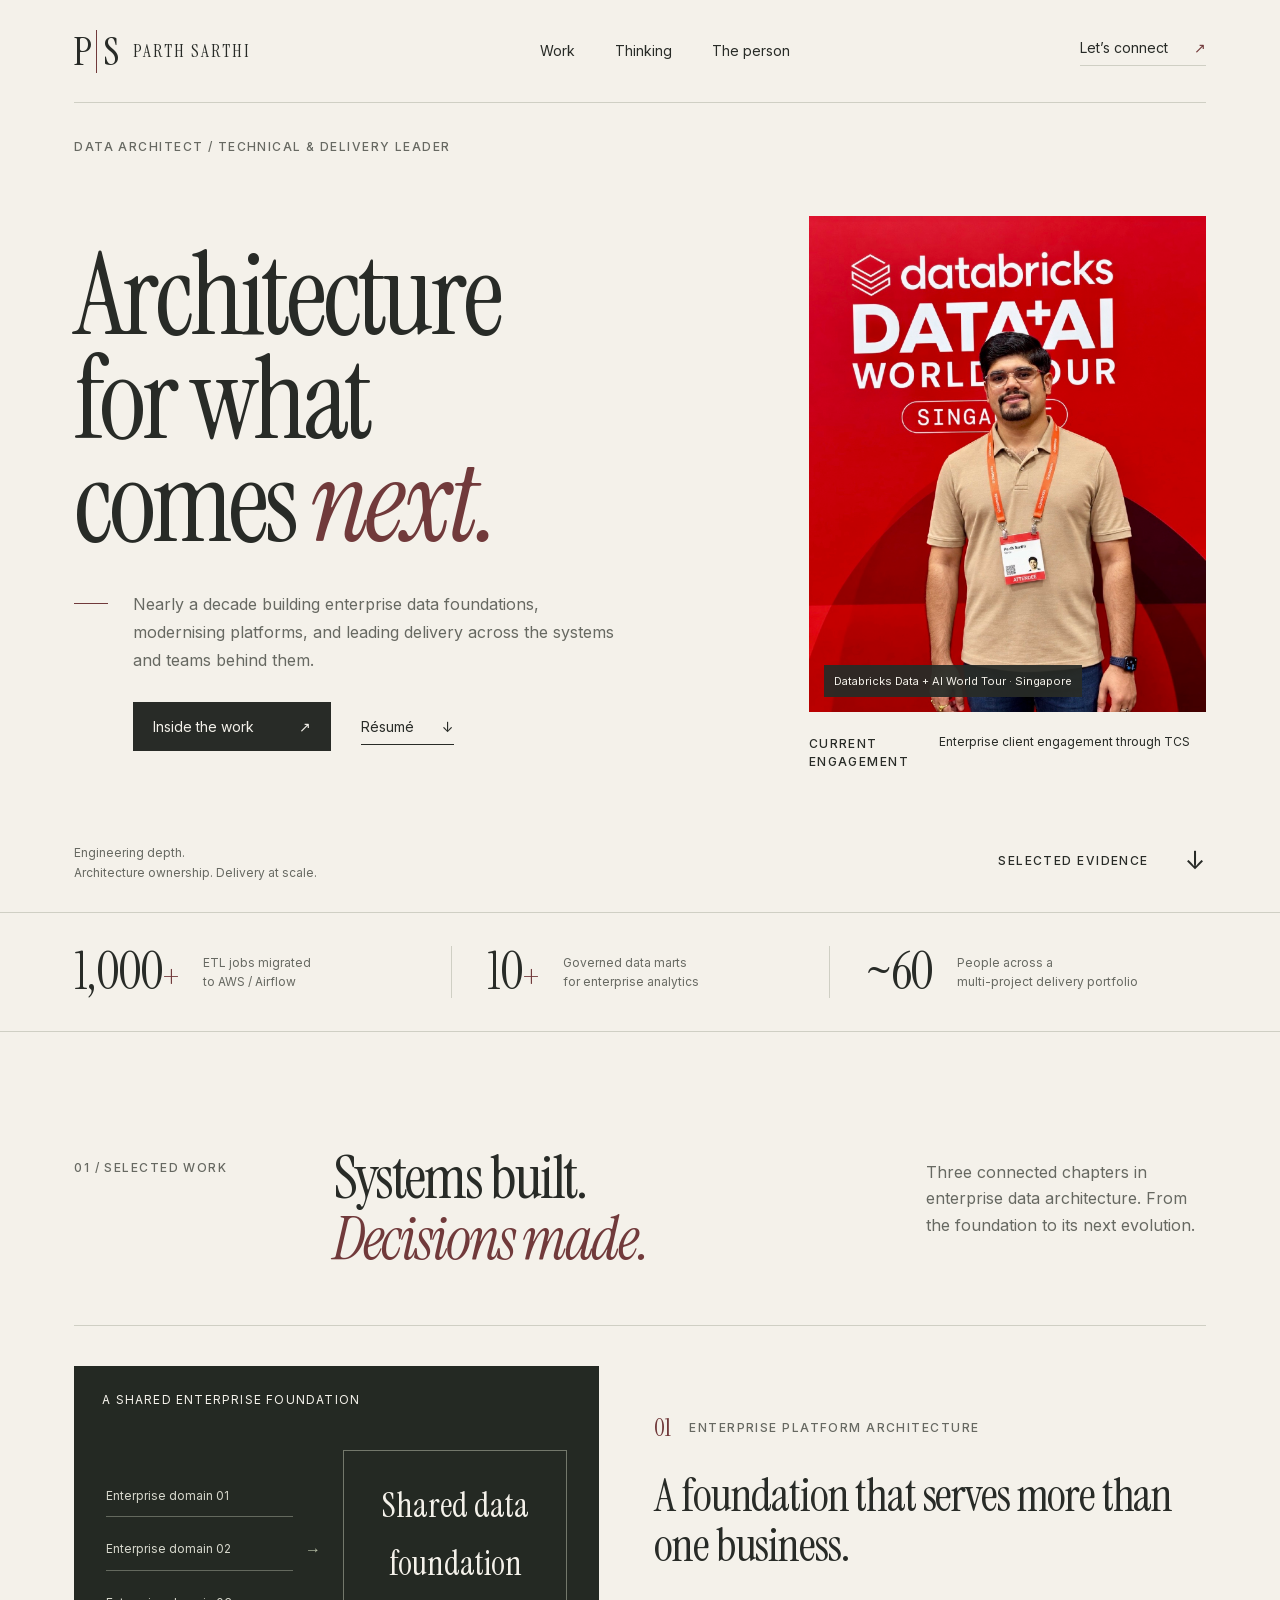
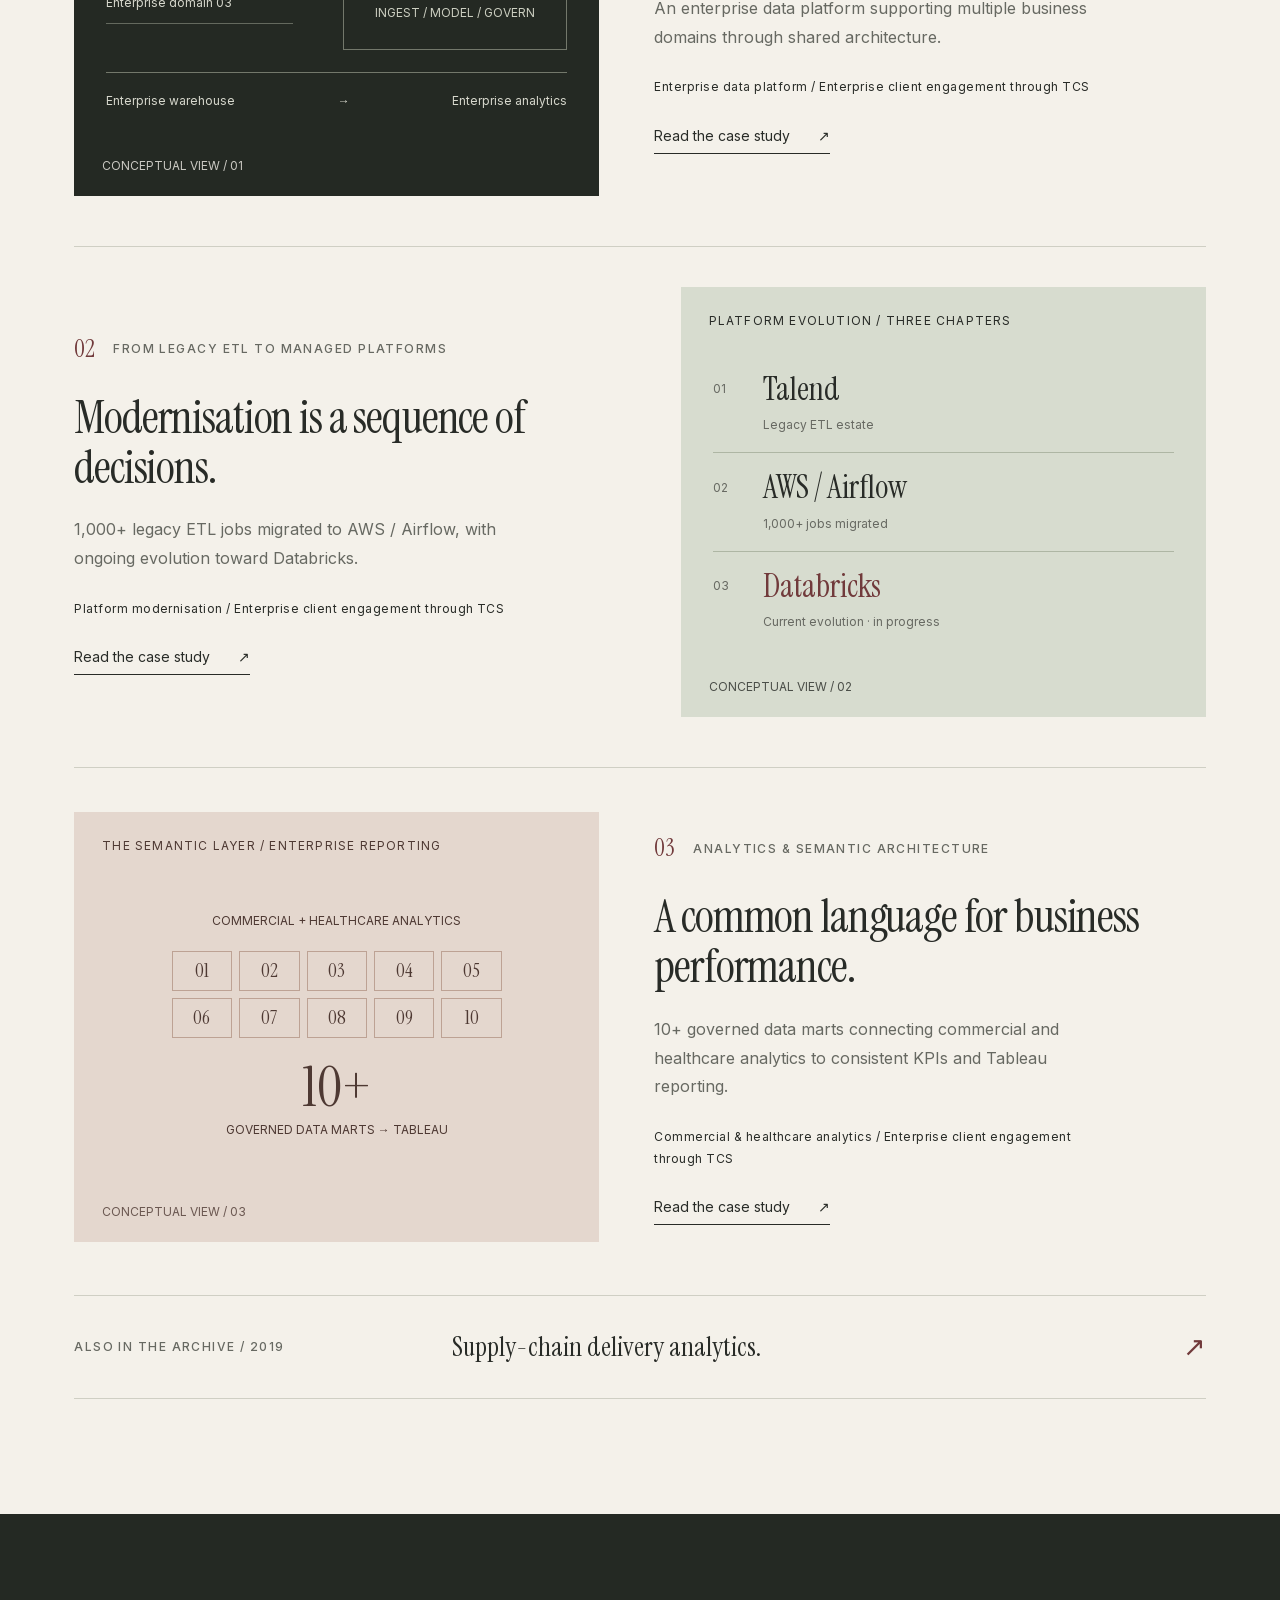
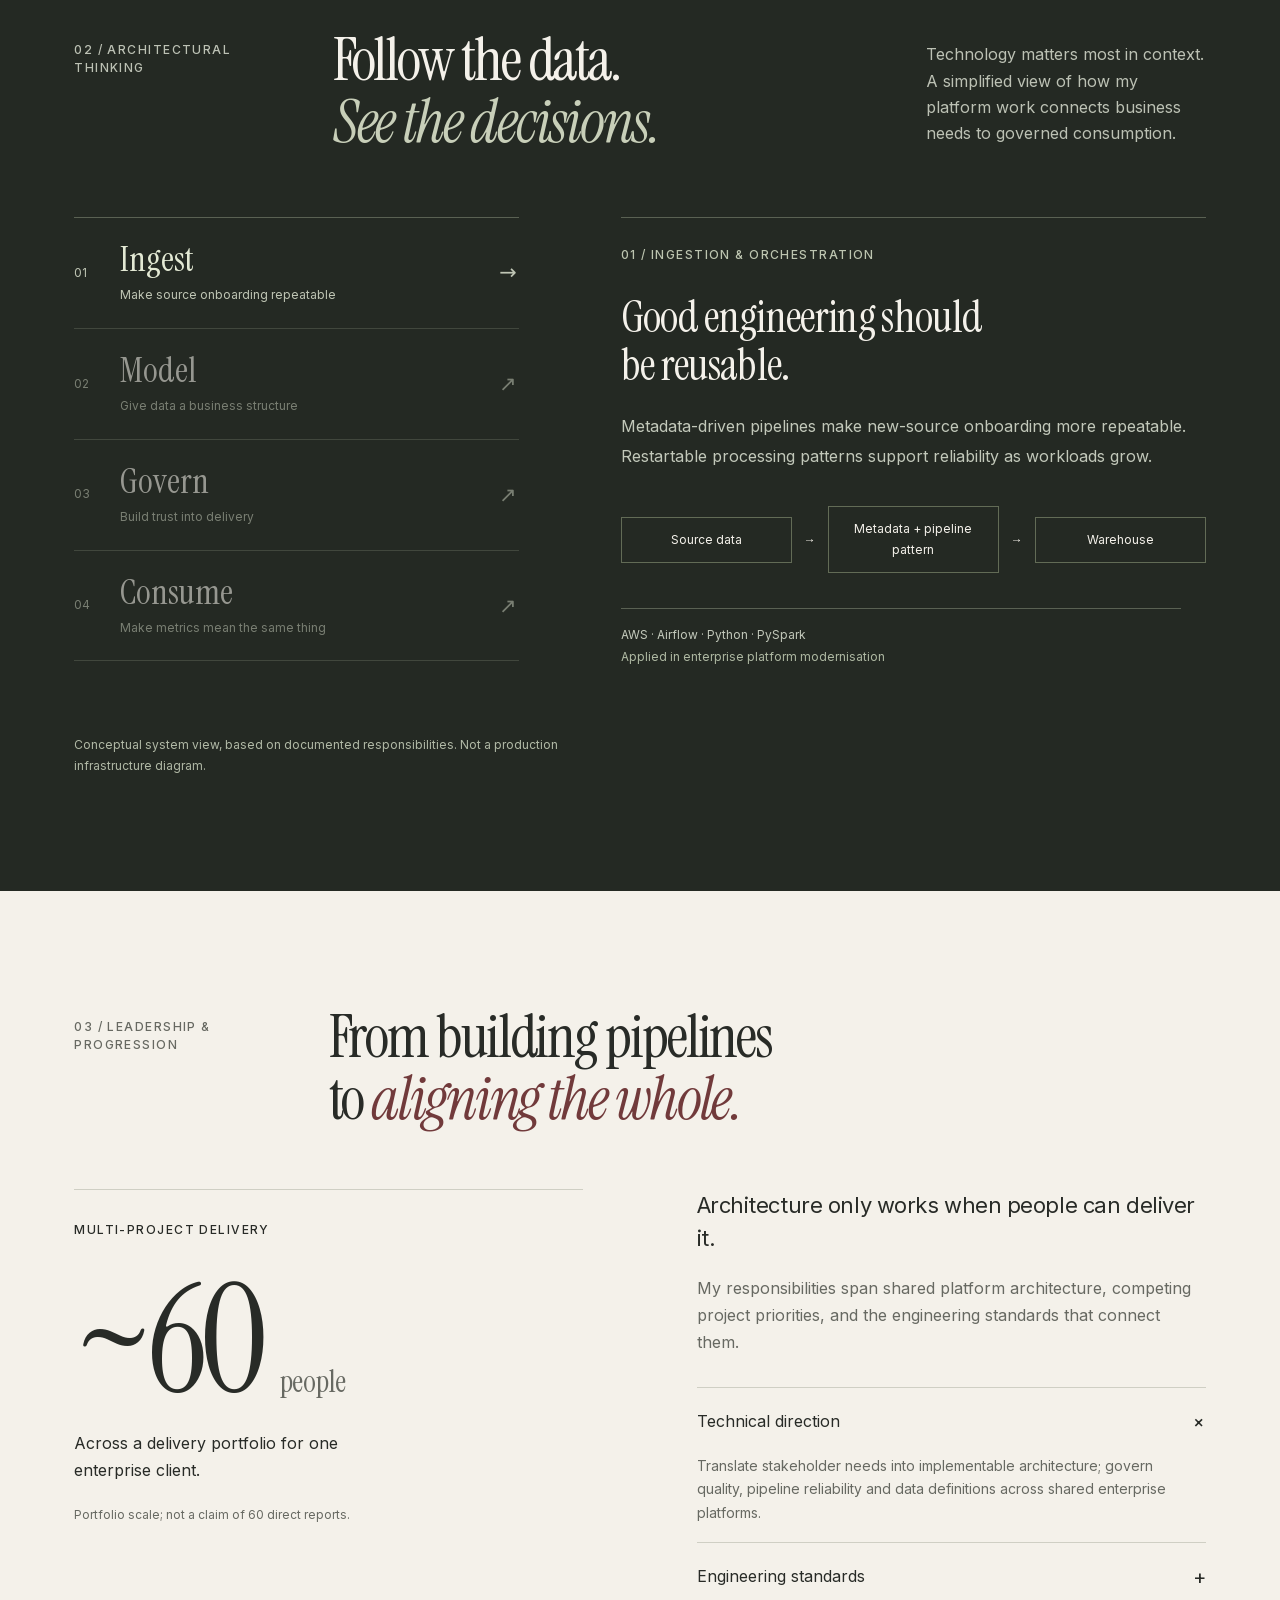
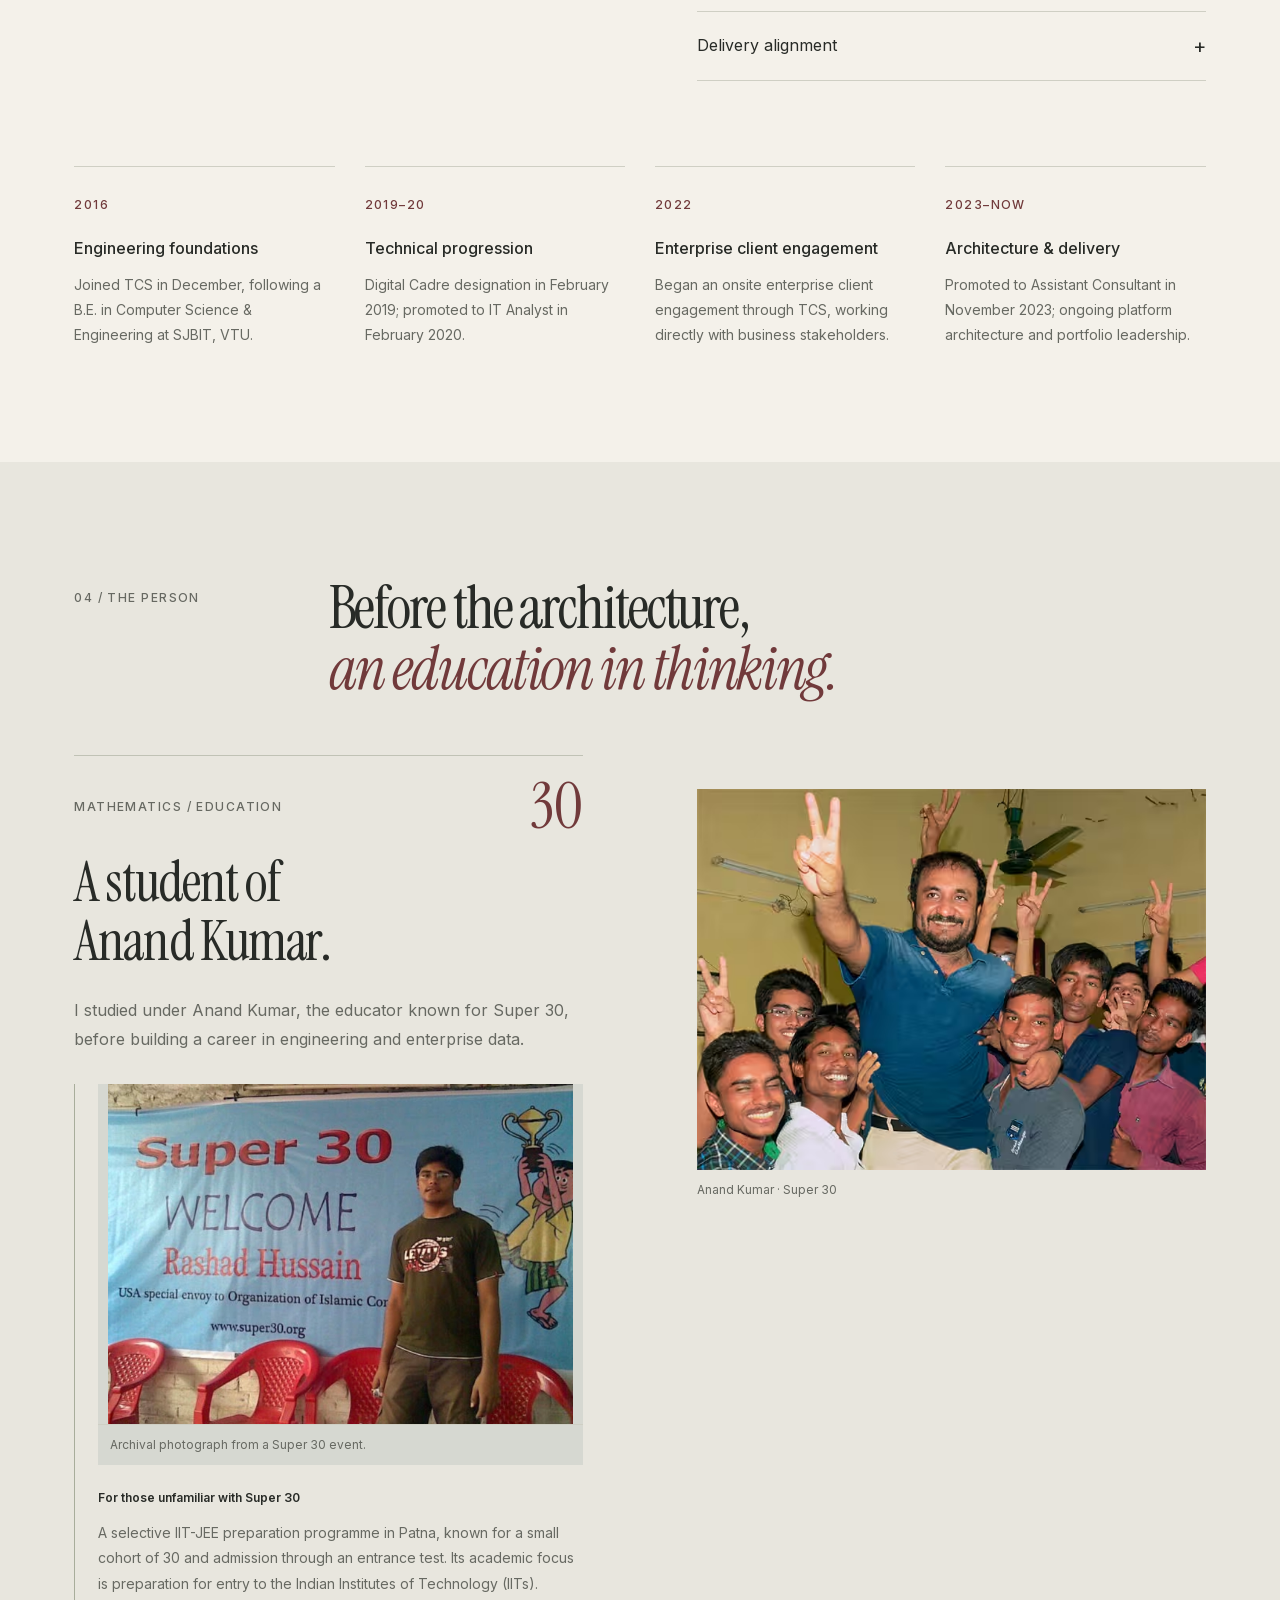
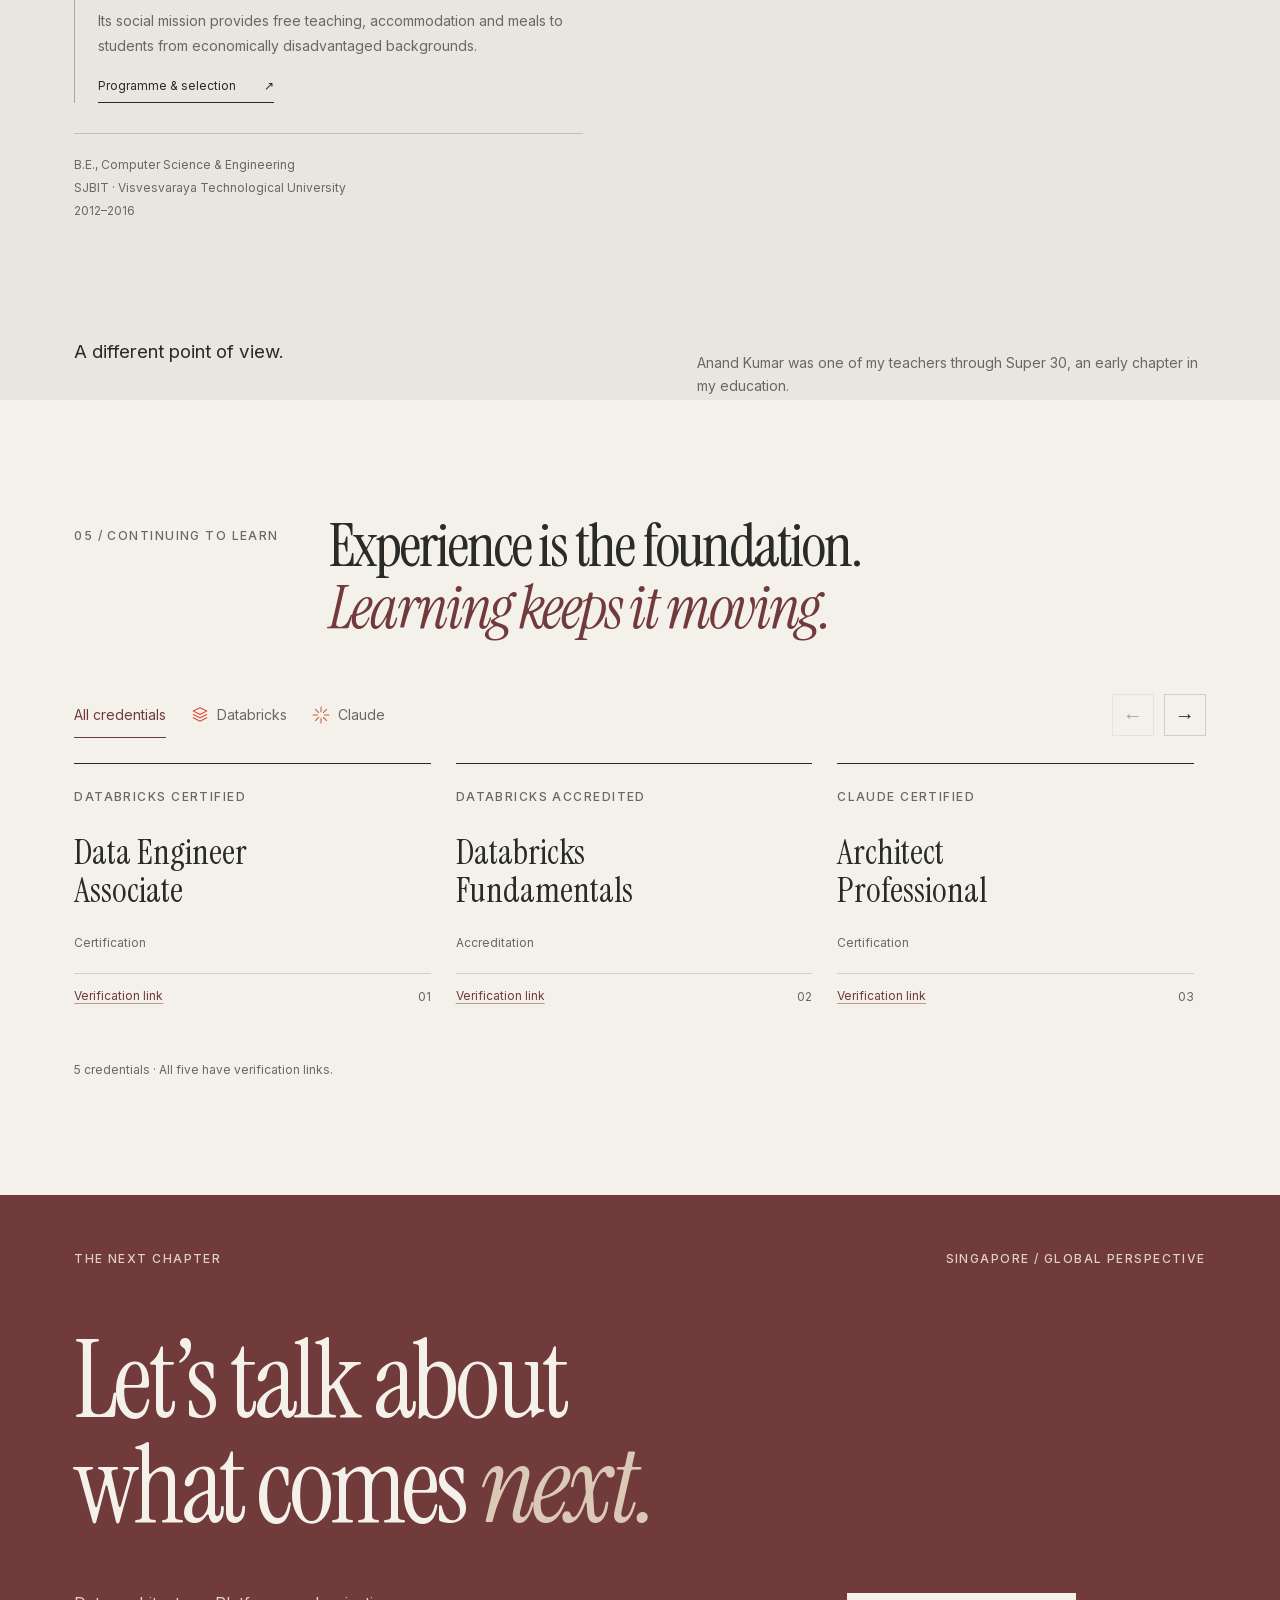
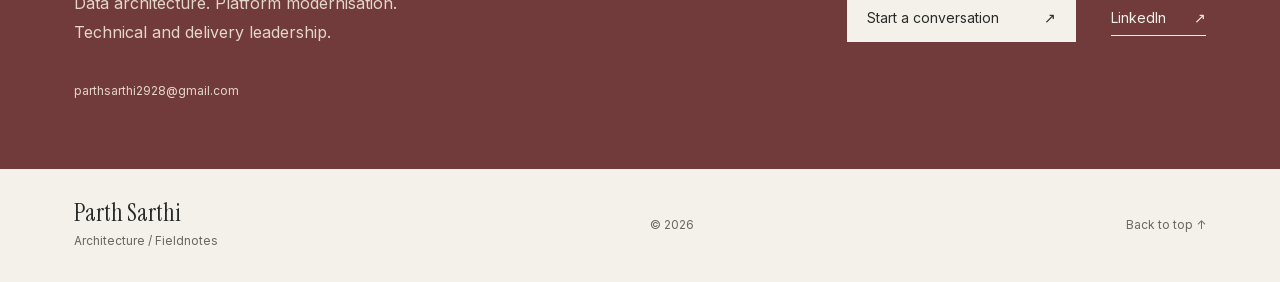
<file: index.html>
<!doctype html>
<html lang="en"><head><meta charset="utf-8"><meta name="viewport" content="width=device-width, initial-scale=1"><title>Parth Sarthi — Data Architecture &amp; Technical Leadership</title><meta name="description" content="Data architecture, platform modernisation and delivery leadership. Explore Parth Sarthi’s enterprise platforms, 1,000+ job migration and ~60-person delivery portfolio."><meta name="theme-color" content="#f4f1ea"><link rel="canonical" href="https://parth-sarthi-portfolio.parthsarthi2928.chatgpt.site/"><meta property="og:type" content="website"><meta property="og:title" content="Parth Sarthi — Data Architecture &amp; Technical Leadership"><meta property="og:description" content="Data architecture, platform modernisation and delivery leadership. Explore Parth Sarthi’s enterprise platforms, 1,000+ job migration and ~60-person delivery portfolio."><meta property="og:url" content="https://parth-sarthi-portfolio.parthsarthi2928.chatgpt.site/"><meta property="og:image" content="https://parth-sarthi-portfolio.parthsarthi2928.chatgpt.site/assets/social-preview.jpg"><meta property="og:image:width" content="1734"><meta property="og:image:height" content="907"><meta property="og:image:alt" content="Parth Sarthi — Data architecture, platform modernisation and technical leadership"><meta name="twitter:card" content="summary_large_image"><meta name="twitter:image" content="https://parth-sarthi-portfolio.parthsarthi2928.chatgpt.site/assets/social-preview.jpg"><meta name="twitter:title" content="Parth Sarthi — Data Architecture &amp; Technical Leadership"><meta name="twitter:description" content="Data architecture, platform modernisation and delivery leadership. Explore Parth Sarthi’s enterprise platforms, 1,000+ job migration and ~60-person delivery portfolio."><link rel="icon" href="assets/favicon.svg" type="image/svg+xml"><link rel="preload" href="assets/fonts/instrument-serif.woff2" as="font" type="font/woff2" crossorigin><link rel="stylesheet" href="styles.css?v=2c4e01614a60"><script type="application/ld+json">{"@context": "https://schema.org", "@type": "Person", "name": "Parth Sarthi", "url": "https://parth-sarthi-portfolio.parthsarthi2928.chatgpt.site", "jobTitle": "Solution Architect", "email": "mailto:parthsarthi2928@gmail.com", "sameAs": ["https://linkedin.com/in/parthsarthi2928"], "worksFor": {"@type": "Organization", "name": "Tata Consultancy Services"}, "knowsAbout": ["Data architecture", "Data engineering", "Platform modernisation", "Technical leadership"]}</script><script src="script.js?v=4498ad55744d" defer></script><noscript><style>.mobile-menu[hidden]{display:flex!important;position:static;flex-direction:column;gap:12px;padding:20px 0;width:100%}.site-header{flex-wrap:wrap}.menu-toggle,.gallery-controls,.credential-filters{display:none!important}@media(min-width:761px){.mobile-menu[hidden]{display:none!important}}</style></noscript></head><body><a class="skip-link" href="#main">Skip to content</a><header class="site-header wrap"><a class="brand" href="index.html" aria-label="Parth Sarthi home"><span class="brand-monogram" aria-hidden="true"><span>P</span><i></i><span>S</span></span><span class="brand-wordmark">PARTH SARTHI</span></a><nav class="desktop-nav" aria-label="Main navigation"><a href="index.html#selected-work">Work</a><a href="index.html#architecture">Thinking</a><a href="index.html#person">The person</a></nav><div class="header-end"><a href="mailto:parthsarthi2928@gmail.com" class="header-contact">Let’s connect <span>↗</span></a><button class="menu-toggle" type="button" aria-controls="mobile-menu" aria-expanded="false">Menu <span>+</span></button></div><nav id="mobile-menu" class="mobile-menu" aria-label="Mobile navigation" hidden><a href="index.html#selected-work">Selected work</a><a href="index.html#architecture">Architectural thinking</a><a href="index.html#leadership">Leadership</a><a href="index.html#person">The person</a><a href="index.html#contact">Contact</a><a href="assets/Parth-Sarthi-Resume.pdf">Read résumé ↗</a></nav></header><main id="main"><section class="hero wrap" id="top">
  <div class="hero-index"><span class="eyebrow">DATA ARCHITECT / TECHNICAL & DELIVERY LEADER</span></div>
  <div class="hero-layout"><div class="hero-copy"><h1>Architecture<br>for what<br>comes <em>next.</em></h1><div class="hero-description"><span class="small-rule" aria-hidden="true"></span><p>Nearly a decade building enterprise data foundations, modernising platforms, and leading delivery across the systems and teams behind them.</p></div><div class="hero-actions"><a class="button dark" href="#selected-work">Inside the work <span>↗</span></a><a class="text-link" href="assets/Parth-Sarthi-Resume.pdf" target="_blank" rel="noopener">Résumé <span>↓</span></a></div></div>
  <aside class="hero-aside"><figure class="real-photo hero-portrait"><img src="assets/parth-portrait.jpg" alt="Parth Sarthi at the Databricks Data + AI World Tour in Singapore." width="1275" height="1700" loading="eager" style="aspect-ratio:1275 / 1700;object-fit:cover"><figcaption>Databricks Data + AI World Tour · Singapore</figcaption></figure><div class="hero-role"><span class="eyebrow">CURRENT ENGAGEMENT</span><p>Enterprise client engagement through TCS</p></div></aside></div>
  <div class="hero-foot"><p>Engineering depth.<br>Architecture ownership. Delivery at scale.</p><a href="#selected-work" class="scroll-cue"><span class="eyebrow">SELECTED EVIDENCE</span><span>↓</span></a></div>
</section>
<section class="evidence-band"><div class="wrap evidence-grid"><div><strong>1,000<span>+</span></strong><p>ETL jobs migrated<br>to AWS / Airflow</p></div><div><strong>10<span>+</span></strong><p>Governed data marts<br>for enterprise analytics</p></div><div><strong>~60</strong><p>People across a<br>multi-project delivery portfolio</p></div></div></section>
<section class="section wrap" id="selected-work"><div class="section-heading"><span class="eyebrow">01 / SELECTED WORK</span><h2>Systems built.<br><em>Decisions made.</em></h2><p>Three connected chapters in enterprise data architecture. From the foundation to its next evolution.</p></div>
<article class="project-feature"><div class="project-graphic graphic-platform" role="img" aria-label="An enterprise data platform supporting multiple business domains through shared architecture."><span class="graphic-label">A SHARED ENTERPRISE FOUNDATION</span><div class="platform-map"><div class="domain-stack"><span>Enterprise domain 01</span><span>Enterprise domain 02</span><span>Enterprise domain 03</span></div><span class="flow-arrow" aria-hidden="true">→</span><div class="platform-core"><strong>Shared data foundation</strong><p>INGEST / MODEL / GOVERN</p></div></div><div class="platform-out"><span>Enterprise warehouse</span><span>→</span><span>Enterprise analytics</span></div><span class="graphic-caption">CONCEPTUAL VIEW / 01</span></div><div class="project-info"><div class="project-kicker"><span>01</span><span class="eyebrow">Enterprise platform architecture</span></div><h3>A foundation that serves more than one business.</h3><p>An enterprise data platform supporting multiple business domains through shared architecture.</p><p class="project-name">Enterprise data platform / Enterprise client engagement through TCS</p><a class="text-link" href="work/enterprise-platform/">Read the case study <span>↗</span></a></div></article><article class="project-feature"><div class="project-graphic graphic-modern" role="img" aria-label="1,000+ legacy ETL jobs migrated to AWS / Airflow, with ongoing evolution toward Databricks."><span class="graphic-label">PLATFORM EVOLUTION / THREE CHAPTERS</span><div class="modern-line"><div><span>01</span><strong>Talend</strong><small>Legacy ETL estate</small></div><div><span>02</span><strong>AWS / Airflow</strong><small>1,000+ jobs migrated</small></div><div><span>03</span><strong>Databricks</strong><small>Current evolution · in progress</small></div></div><span class="graphic-caption">CONCEPTUAL VIEW / 02</span></div><div class="project-info"><div class="project-kicker"><span>02</span><span class="eyebrow">From legacy ETL to managed platforms</span></div><h3>Modernisation is a sequence of decisions.</h3><p>1,000+ legacy ETL jobs migrated to AWS / Airflow, with ongoing evolution toward Databricks.</p><p class="project-name">Platform modernisation / Enterprise client engagement through TCS</p><a class="text-link" href="work/platform-modernisation/">Read the case study <span>↗</span></a></div></article><article class="project-feature"><div class="project-graphic graphic-analytics" role="img" aria-label="10+ governed data marts connecting commercial and healthcare analytics to consistent KPIs and Tableau reporting."><span class="graphic-label">THE SEMANTIC LAYER / ENTERPRISE REPORTING</span><div class="semantic-map"><p>COMMERCIAL + HEALTHCARE ANALYTICS</p><div class="semantic-marts"><span>01</span><span>02</span><span>03</span><span>04</span><span>05</span><span>06</span><span>07</span><span>08</span><span>09</span><span>10</span></div><strong>10+</strong><small>GOVERNED DATA MARTS → TABLEAU</small></div><span class="graphic-caption">CONCEPTUAL VIEW / 03</span></div><div class="project-info"><div class="project-kicker"><span>03</span><span class="eyebrow">Analytics &amp; semantic architecture</span></div><h3>A common language for business performance.</h3><p>10+ governed data marts connecting commercial and healthcare analytics to consistent KPIs and Tableau reporting.</p><p class="project-name">Commercial &amp; healthcare analytics / Enterprise client engagement through TCS</p><a class="text-link" href="work/commercial-analytics/">Read the case study <span>↗</span></a></div></article>
<a class="secondary-work" href="work/supply-chain-analytics/"><span class="eyebrow">ALSO IN THE ARCHIVE / 2019</span><span>Supply-chain delivery analytics.</span><span aria-hidden="true">↗</span></a>
</section>
<section class="systems-section" id="architecture"><div class="wrap section"><div class="section-heading"><span class="eyebrow">02 / ARCHITECTURAL THINKING</span><h2>Follow the data.<br><em>See the decisions.</em></h2><p>Technology matters most in context. A simplified view of how my platform work connects business needs to governed consumption.</p></div>
<div class="system-explorer"><div class="system-steps" aria-label="Explore the data lifecycle"><a href="#system-ingest" data-system="system-ingest"><span>01</span><strong>Ingest</strong><small>Make source onboarding repeatable</small><b aria-hidden="true">↗</b></a><a href="#system-model" data-system="system-model"><span>02</span><strong>Model</strong><small>Give data a business structure</small><b aria-hidden="true">↗</b></a><a href="#system-govern" data-system="system-govern"><span>03</span><strong>Govern</strong><small>Build trust into delivery</small><b aria-hidden="true">↗</b></a><a href="#system-consume" data-system="system-consume"><span>04</span><strong>Consume</strong><small>Make metrics mean the same thing</small><b aria-hidden="true">↗</b></a></div>
<div class="system-panels"><article id="system-ingest"><span class="eyebrow">01 / INGESTION & ORCHESTRATION</span><h3>Good engineering should<br>be reusable.</h3><p>Metadata-driven pipelines make new-source onboarding more repeatable. Restartable processing patterns support reliability as workloads grow.</p><div class="mini-flow"><span>Source data</span><span aria-hidden="true">→</span><span>Metadata + pipeline pattern</span><span aria-hidden="true">→</span><span>Warehouse</span></div><p class="tool-context">AWS · Airflow · Python · PySpark<br><span>Applied in enterprise platform modernisation</span></p></article>
<article id="system-model"><span class="eyebrow">02 / DATA MODELLING</span><h3>The model is where<br>business meaning lives.</h3><p>Facts, dimensions and master-data mappings connect operational records to consistent analytical relationships across business domains.</p><div class="mini-flow"><span>Operational records</span><span aria-hidden="true">→</span><span>Facts + dimensions</span><span aria-hidden="true">→</span><span>Business model</span></div><p class="tool-context">Redshift · PostgreSQL · SQL · Kimball / Inmon<br><span>Applied across platform modernisation, analytics and MDM</span></p></article>
<article id="system-govern"><span class="eyebrow">03 / QUALITY, SECURITY & RELEASES</span><h3>Trust is an<br>engineering responsibility.</h3><p>Role-based cloud access, source-to-target reconciliation, controlled database promotion and code review make governance part of everyday delivery.</p><div class="mini-flow"><span>Change</span><span aria-hidden="true">→</span><span>Review + reconcile</span><span aria-hidden="true">→</span><span>Controlled release</span></div><p class="tool-context">IAM · Flyway · JIRA · CI/CD<br><span>Repository administration and release governance</span></p></article>
<article id="system-consume"><span class="eyebrow">04 / ANALYTICS & SEMANTICS</span><h3>One definition.<br>Many decisions.</h3><p>Governed semantic data marts standardise the business logic behind KPI cards, commercial performance reporting and medical-field analytics.</p><div class="mini-flow"><span>Warehouse</span><span aria-hidden="true">→</span><span>10+ semantic marts</span><span aria-hidden="true">→</span><span>Tableau</span></div><p class="tool-context">Semantic modelling · SQL · MDM · Tableau<br><span>Applied in an enterprise analytics layer</span></p></article></div></div><p class="diagram-note">Conceptual system view, based on documented responsibilities. Not a production infrastructure diagram.</p>
</div></section>
<section class="section wrap leadership" id="leadership"><div class="section-heading"><span class="eyebrow">03 / LEADERSHIP & PROGRESSION</span><h2>From building pipelines<br>to <em>aligning the whole.</em></h2></div><div class="leadership-layout"><div class="leadership-scale"><span class="eyebrow">MULTI-PROJECT DELIVERY</span><strong>~60<span>people</span></strong><p>Across a delivery portfolio for one enterprise client.</p><span class="scope-note">Portfolio scale; not a claim of 60 direct reports.</span></div><div class="leadership-copy"><p class="large-copy">Architecture only works when people can deliver it.</p><p>My responsibilities span shared platform architecture, competing project priorities, and the engineering standards that connect them.</p><div class="leadership-practices"><details open><summary>Technical direction <span>+</span></summary><p>Translate stakeholder needs into implementable architecture; govern quality, pipeline reliability and data definitions across shared enterprise platforms.</p></details><details><summary>Engineering standards <span>+</span></summary><p>Mentor junior engineers, conduct code reviews, and administer Flyway repositories—reviewing, approving and merging changes for controlled database promotion.</p></details><details><summary>Delivery alignment <span>+</span></summary><p>Coordinate technical delivery across multiple projects for the same client, connecting shared architecture with project priorities and business requirements.</p></details></div></div></div><div class="journey"><article><span class="eyebrow">2016</span><h3>Engineering foundations</h3><p>Joined TCS in December, following a B.E. in Computer Science &amp; Engineering at SJBIT, VTU.</p></article><article><span class="eyebrow">2019–20</span><h3>Technical progression</h3><p>Digital Cadre designation in February 2019; promoted to IT Analyst in February 2020.</p></article><article><span class="eyebrow">2022</span><h3>Enterprise client engagement</h3><p>Began an onsite enterprise client engagement through TCS, working directly with business stakeholders.</p></article><article><span class="eyebrow">2023–now</span><h3>Architecture &amp; delivery</h3><p>Promoted to Assistant Consultant in November 2023; ongoing platform architecture and portfolio leadership.</p></article></div></section>
<section class="person-section" id="person"><div class="wrap section"><div class="section-heading"><span class="eyebrow">04 / THE PERSON</span><h2>Before the architecture,<br><em>an education in thinking.</em></h2></div><div class="person-layout"><div class="academic-note"><div class="academic-top"><span class="eyebrow">MATHEMATICS / EDUCATION</span><span class="academic-number">30</span></div><h3>A student of<br>Anand Kumar.</h3><p>I studied under Anand Kumar, the educator known for Super 30, before building a career in engineering and enterprise data.</p><div class="context-note"><figure class="real-photo super30-photo"><img src="assets/super-30-programme.jpg" alt="Archival photograph of a Super 30 event banner and a young man standing beside it." width="1250" height="914" loading="lazy" style="aspect-ratio:1250 / 914;object-fit:cover"><figcaption>Archival photograph from a Super 30 event.</figcaption></figure><h4>For those unfamiliar with Super 30</h4><p>A selective IIT-JEE preparation programme in Patna, known for a small cohort of 30 and admission through an entrance test. Its academic focus is preparation for entry to the Indian Institutes of Technology (IITs).</p><p>Its social mission provides free teaching, accommodation and meals to students from economically disadvantaged backgrounds.</p><a class="text-link" href="https://www.super30.org/FAQS.html" target="_blank" rel="noopener">Programme & selection <span>↗</span></a></div><p class="education-line">B.E., Computer Science & Engineering<br>SJBIT · Visvesvaraya Technological University<br>2012–2016</p></div><div class="personal-fieldnote"><figure class="real-photo fieldnote-photo"><img src="assets/anand-sir.avif" alt="Anand Kumar, the educator Parth studied under through Super 30." width="650" height="487" loading="lazy" style="aspect-ratio:650 / 487;object-fit:cover"><figcaption>Anand Kumar · Super 30</figcaption></figure></div><h3>A different point of view.</h3><p class="fieldnote-intro">Anand Kumar was one of my teachers through Super 30, an early chapter in my education.</p></div></div></div></section>
<section class="section wrap learning" id="learning"><div class="section-heading"><span class="eyebrow">05 / CONTINUING TO LEARN</span><h2>Experience is the foundation.<br><em>Learning keeps it moving.</em></h2></div><div class="gallery-toolbar"><div class="credential-filters" aria-label="Filter credentials"><button type="button" data-filter="all" aria-pressed="true">All credentials</button><button type="button" data-filter="Databricks" aria-pressed="false"><svg class="credential-brand-mark databricks-mark" viewBox="0 0 32 32" aria-hidden="true"><path d="m16 3 12 6-12 6L4 9l12-6Zm-12 12 12 6 12-6M4 21l12 6 12-6"/></svg>Databricks</button><button type="button" data-filter="Claude" aria-pressed="false"><svg class="credential-brand-mark claude-mark" viewBox="0 0 32 32" aria-hidden="true"><path d="M16 2v8M16 22v8M2 16h8m12 0h8M6.1 6.1l5.7 5.7m8.4 8.4 5.7 5.7m0-19.8-5.7 5.7m-8.4 8.4-5.7 5.7"/></svg>Claude</button></div><div class="gallery-controls"><button type="button" data-gallery-prev aria-label="Previous credentials">←</button><button type="button" data-gallery-next aria-label="Next credentials">→</button></div></div><div class="credential-gallery" id="credential-gallery" tabindex="0" aria-label="Professional credentials; scroll horizontally"><article class="credential-card" data-group="Databricks"><span class="eyebrow">Databricks Certified</span><h3>Data Engineer Associate</h3><p>Certification</p><div class="credential-bottom"><div class="credential-verifications"><a href="https://credentials.databricks.com/f15c2ebb-4aef-404e-b9d9-c94a98a530a0#acc.aiQZCYOu" target="_blank" rel="noopener noreferrer">Verification link</a></div><span>01</span></div></article><article class="credential-card" data-group="Databricks"><span class="eyebrow">Databricks Accredited</span><h3>Databricks Fundamentals</h3><p>Accreditation</p><div class="credential-bottom"><div class="credential-verifications"><a href="https://credentials.databricks.com/201a2214-502b-41ec-b8c9-1dfa63dad0ca#acc.VJugpckK" target="_blank" rel="noopener noreferrer">Verification link</a></div><span>02</span></div></article><article class="credential-card" data-group="Claude"><span class="eyebrow">Claude Certified</span><h3>Architect Professional</h3><p>Certification</p><div class="credential-bottom"><div class="credential-verifications"><a href="https://www.credly.com/badges/c57fc7d3-00bf-4f54-9a64-ca5c960165f4/public_url" target="_blank" rel="noopener noreferrer">Verification link</a></div><span>03</span></div></article><article class="credential-card" data-group="Claude"><span class="eyebrow">Claude Certified</span><h3>Developer Foundations</h3><p>Certification</p><div class="credential-bottom"><div class="credential-verifications"><a href="https://www.credly.com/badges/e1dc1d64-bfd6-4637-b072-cfb55341c694/public_url" target="_blank" rel="noopener noreferrer">Verification link</a></div><span>04</span></div></article><article class="credential-card" data-group="Claude"><span class="eyebrow">Claude Certified</span><h3>Associate Foundations</h3><p>Certification</p><div class="credential-bottom"><div class="credential-verifications"><a href="https://www.credly.com/badges/ae996572-3b55-4da8-8b9e-5ec533519d74/public_url" target="_blank" rel="noopener noreferrer">Verification link</a></div><span>05</span></div></article></div><p class="credential-status" aria-live="polite">5 credentials · All five have verification links.</p></section>
<section class="contact-section" id="contact"><div class="wrap"><div class="contact-top"><span class="eyebrow">THE NEXT CHAPTER</span><span class="eyebrow">SINGAPORE / GLOBAL PERSPECTIVE</span></div><h2>Let’s talk about<br>what comes <em>next.</em></h2><div class="contact-bottom"><p>Data architecture. Platform modernisation.<br>Technical and delivery leadership.</p><div><a class="button light" href="mailto:parthsarthi2928@gmail.com">Start a conversation <span>↗</span></a><a class="text-link" href="https://linkedin.com/in/parthsarthi2928" target="_blank" rel="noopener">LinkedIn <span>↗</span></a></div></div><a class="contact-email" href="mailto:parthsarthi2928@gmail.com">parthsarthi2928@gmail.com</a></div></section>
</main><footer class="site-footer wrap"><a class="footer-brand" href="index.html">Parth Sarthi<span>Architecture / Fieldnotes</span></a><span>© <span data-year>2026</span></span><a href="#main">Back to top ↑</a></footer></body></html>
</file>
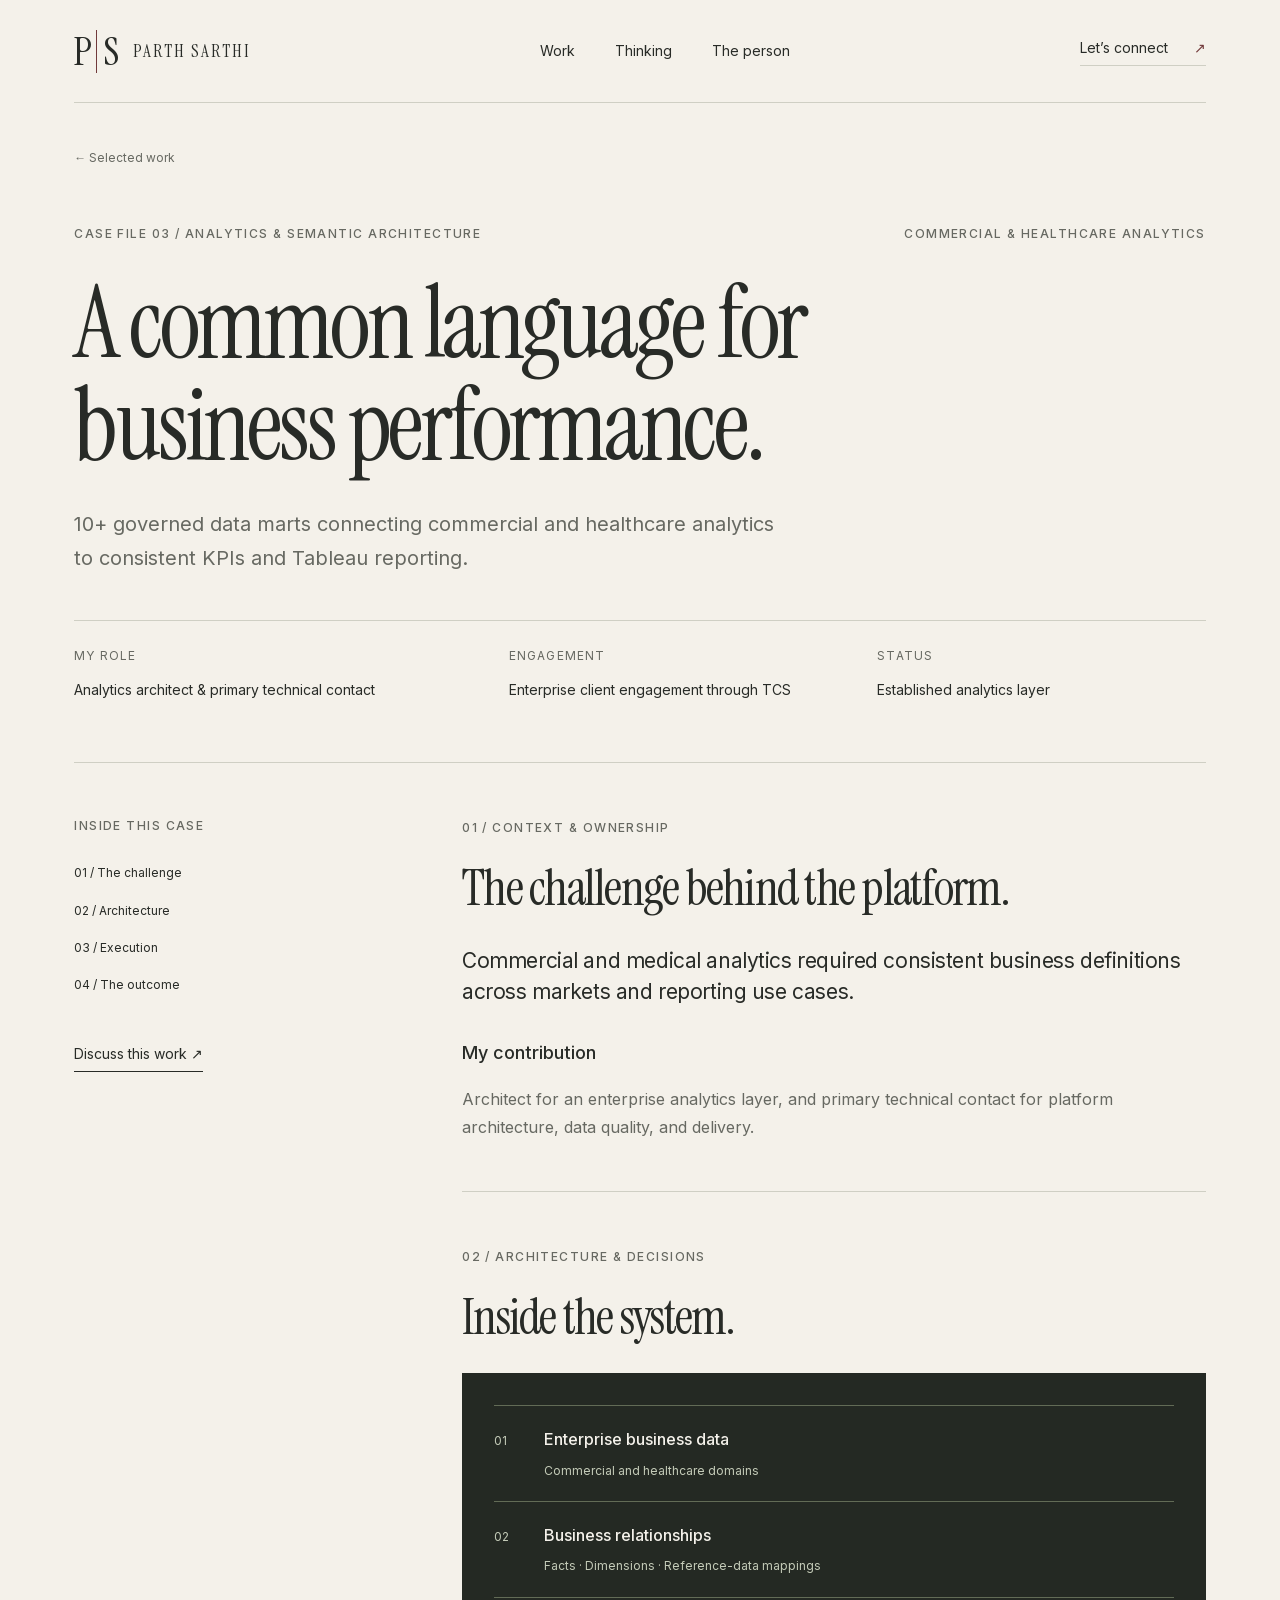
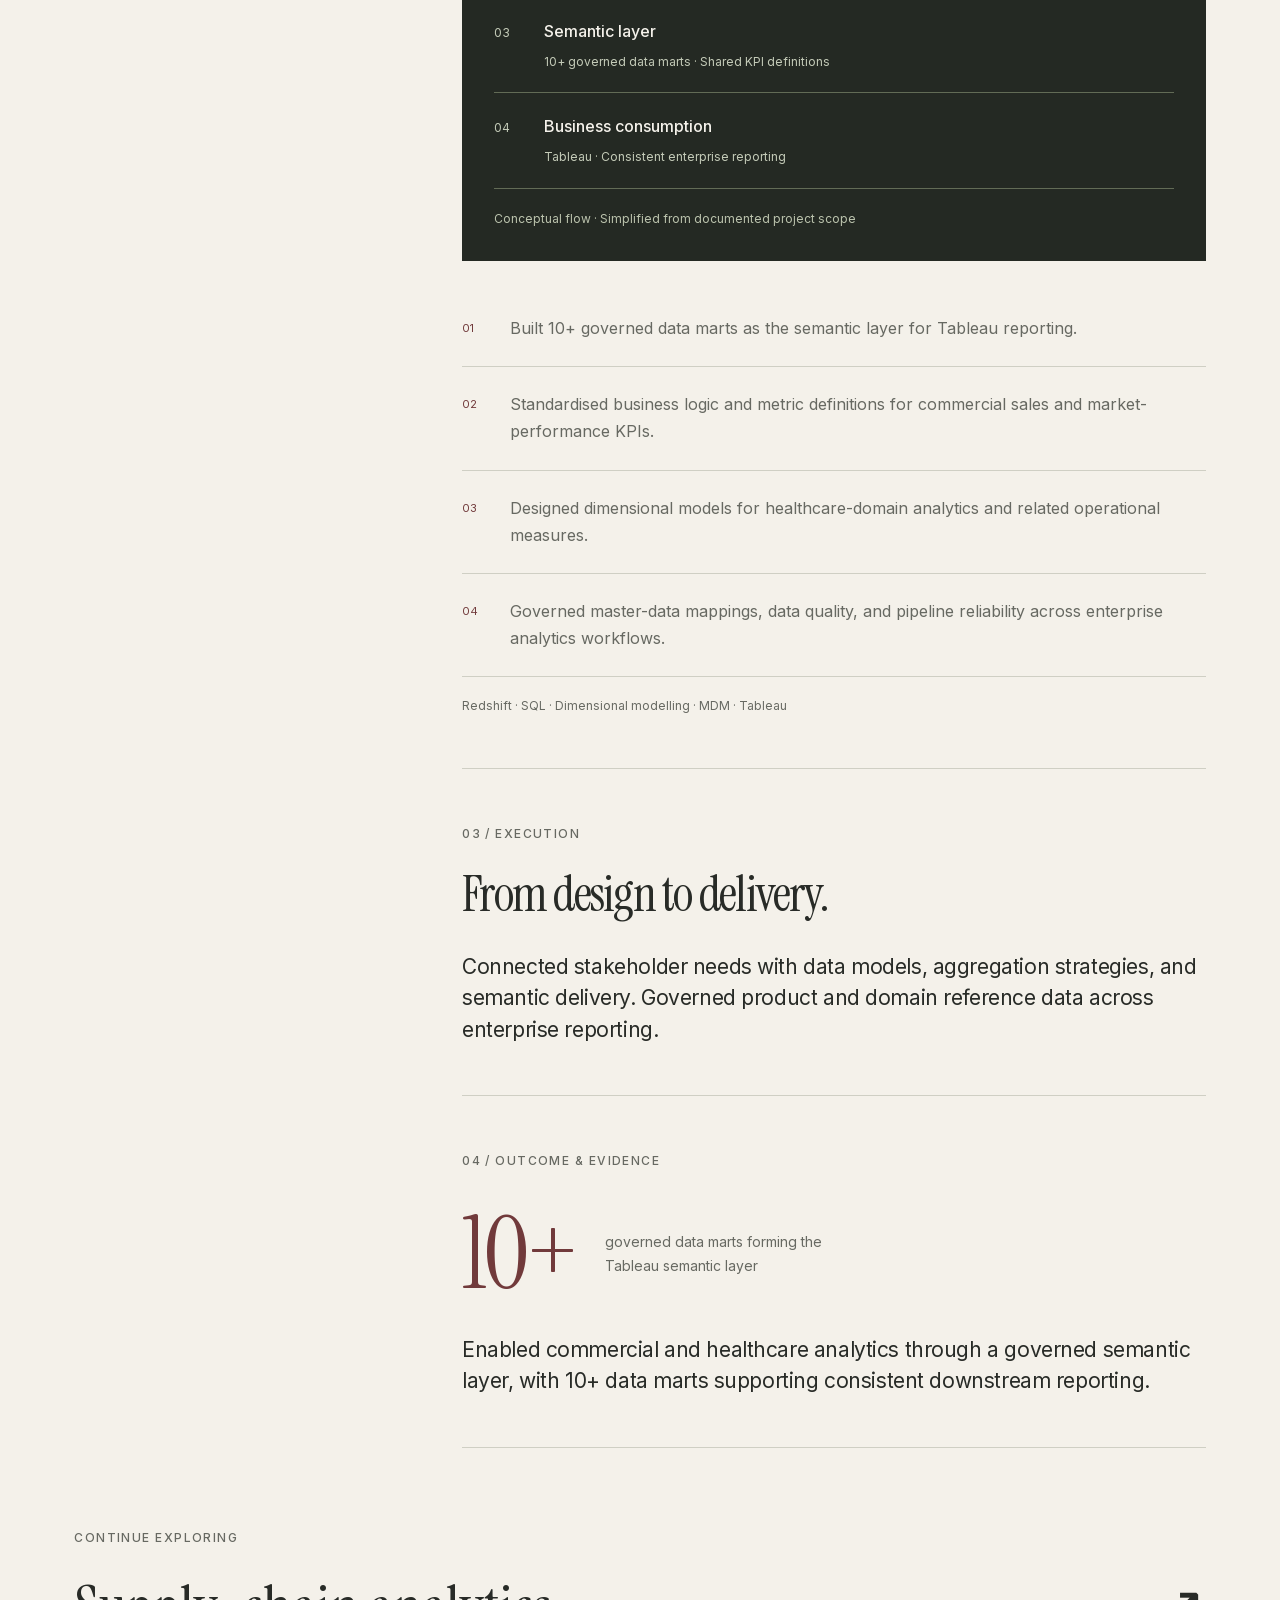
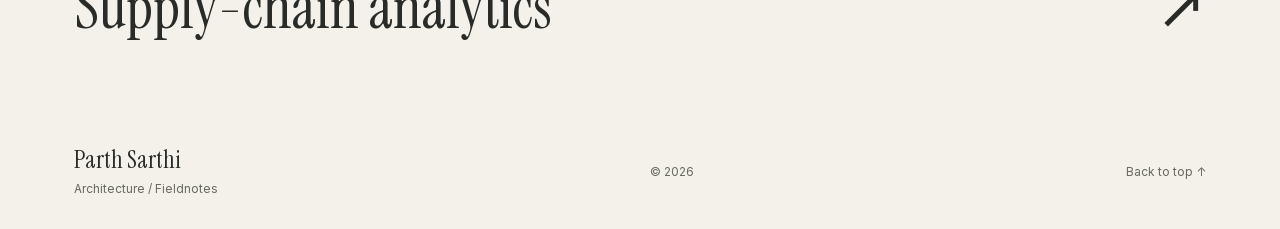
<file: work/commercial-analytics/index.html>
<!doctype html>
<html lang="en"><head><meta charset="utf-8"><meta name="viewport" content="width=device-width, initial-scale=1"><title>Commercial &amp; healthcare analytics — A common language for business performance.</title><meta name="description" content="10+ governed data marts connecting commercial and healthcare analytics to consistent KPIs and Tableau reporting."><meta name="theme-color" content="#f4f1ea"><link rel="canonical" href="https://parth-sarthi-portfolio.parthsarthi2928.chatgpt.site/work/commercial-analytics/"><meta property="og:type" content="website"><meta property="og:title" content="Commercial &amp; healthcare analytics — A common language for business performance."><meta property="og:description" content="10+ governed data marts connecting commercial and healthcare analytics to consistent KPIs and Tableau reporting."><meta property="og:url" content="https://parth-sarthi-portfolio.parthsarthi2928.chatgpt.site/work/commercial-analytics/"><meta name="twitter:card" content="summary"><meta name="twitter:title" content="Commercial &amp; healthcare analytics — A common language for business performance."><meta name="twitter:description" content="10+ governed data marts connecting commercial and healthcare analytics to consistent KPIs and Tableau reporting."><link rel="icon" href="../../assets/favicon.svg" type="image/svg+xml"><link rel="preload" href="../../assets/fonts/instrument-serif.woff2" as="font" type="font/woff2" crossorigin><link rel="stylesheet" href="../../styles.css?v=2c4e01614a60"><script type="application/ld+json">{"@context": "https://schema.org", "@type": "Article", "headline": "Commercial & healthcare analytics \u2014 A common language for business performance.", "description": "10+ governed data marts connecting commercial and healthcare analytics to consistent KPIs and Tableau reporting.", "url": "https://parth-sarthi-portfolio.parthsarthi2928.chatgpt.site/work/commercial-analytics/", "author": {"@type": "Person", "name": "Parth Sarthi", "url": "https://parth-sarthi-portfolio.parthsarthi2928.chatgpt.site"}}</script><script src="../../script.js?v=4498ad55744d" defer></script><noscript><style>.mobile-menu[hidden]{display:flex!important;position:static;flex-direction:column;gap:12px;padding:20px 0;width:100%}.site-header{flex-wrap:wrap}.menu-toggle,.gallery-controls,.credential-filters{display:none!important}@media(min-width:761px){.mobile-menu[hidden]{display:none!important}}</style></noscript></head><body><a class="skip-link" href="#main">Skip to content</a><header class="site-header wrap"><a class="brand" href="../../index.html" aria-label="Parth Sarthi home"><span class="brand-monogram" aria-hidden="true"><span>P</span><i></i><span>S</span></span><span class="brand-wordmark">PARTH SARTHI</span></a><nav class="desktop-nav" aria-label="Main navigation"><a href="../../index.html#selected-work">Work</a><a href="../../index.html#architecture">Thinking</a><a href="../../index.html#person">The person</a></nav><div class="header-end"><a href="mailto:parthsarthi2928@gmail.com" class="header-contact">Let’s connect <span>↗</span></a><button class="menu-toggle" type="button" aria-controls="mobile-menu" aria-expanded="false">Menu <span>+</span></button></div><nav id="mobile-menu" class="mobile-menu" aria-label="Mobile navigation" hidden><a href="../../index.html#selected-work">Selected work</a><a href="../../index.html#architecture">Architectural thinking</a><a href="../../index.html#leadership">Leadership</a><a href="../../index.html#person">The person</a><a href="../../index.html#contact">Contact</a><a href="../../assets/Parth-Sarthi-Resume.pdf">Read résumé ↗</a></nav></header><main id="main"><div class="reading-progress" aria-hidden="true"></div><section class="case-hero wrap"><a class="back-link" href="../../index.html#selected-work">← Selected work</a><div class="case-hero-top"><span class="eyebrow">CASE FILE 03 / Analytics &amp; semantic architecture</span><span class="eyebrow">Commercial &amp; healthcare analytics</span></div><h1>A common language for business performance.</h1><p class="case-summary">10+ governed data marts connecting commercial and healthcare analytics to consistent KPIs and Tableau reporting.</p><dl class="case-meta"><div><dt>MY ROLE</dt><dd>Analytics architect &amp; primary technical contact</dd></div><div><dt>ENGAGEMENT</dt><dd>Enterprise client engagement through TCS</dd></div><div><dt>STATUS</dt><dd>Established analytics layer</dd></div></dl></section><div class="case-body wrap"><aside class="case-index"><span class="eyebrow">INSIDE THIS CASE</span><nav aria-label="Case study sections"><a href="#context">01 / The challenge</a><a href="#architecture">02 / Architecture</a><a href="#execution">03 / Execution</a><a href="#impact">04 / The outcome</a></nav><a class="text-link" href="mailto:parthsarthi2928@gmail.com">Discuss this work ↗</a></aside><article class="case-content"><section id="context"><span class="eyebrow">01 / CONTEXT & OWNERSHIP</span><h2>The challenge behind the platform.</h2><p class="large-copy">Commercial and medical analytics required consistent business definitions across markets and reporting use cases.</p><h3>My contribution</h3><p>Architect for an enterprise analytics layer, and primary technical contact for platform architecture, data quality, and delivery.</p></section><section id="architecture"><span class="eyebrow">02 / ARCHITECTURE & DECISIONS</span><h2>Inside the system.</h2><figure class="case-diagram"><div class="case-flow-step"><span>01</span><div><strong>Enterprise business data</strong><small>Commercial and healthcare domains</small></div></div><div class="case-flow-step"><span>02</span><div><strong>Business relationships</strong><small>Facts · Dimensions · Reference-data mappings</small></div></div><div class="case-flow-step"><span>03</span><div><strong>Semantic layer</strong><small>10+ governed data marts · Shared KPI definitions</small></div></div><div class="case-flow-step"><span>04</span><div><strong>Business consumption</strong><small>Tableau · Consistent enterprise reporting</small></div></div><figcaption>Conceptual flow · Simplified from documented project scope</figcaption></figure><div class="decision-list"><article><span>01</span><p>Built 10+ governed data marts as the semantic layer for Tableau reporting.</p></article><article><span>02</span><p>Standardised business logic and metric definitions for commercial sales and market-performance KPIs.</p></article><article><span>03</span><p>Designed dimensional models for healthcare-domain analytics and related operational measures.</p></article><article><span>04</span><p>Governed master-data mappings, data quality, and pipeline reliability across enterprise analytics workflows.</p></article></div><p class="case-stack">Redshift · SQL · Dimensional modelling · MDM · Tableau</p></section><section id="execution"><span class="eyebrow">03 / EXECUTION</span><h2>From design to delivery.</h2><p class="large-copy">Connected stakeholder needs with data models, aggregation strategies, and semantic delivery. Governed product and domain reference data across enterprise reporting.</p></section><section id="impact"><span class="eyebrow">04 / OUTCOME & EVIDENCE</span><div class="case-impact"><strong>10+</strong><span>governed data marts forming the Tableau semantic layer</span></div><p class="large-copy">Enabled commercial and healthcare analytics through a governed semantic layer, with 10+ data marts supporting consistent downstream reporting.</p></section></article></div><section class="next-case wrap"><span class="eyebrow">CONTINUE EXPLORING</span><a href="../supply-chain-analytics/"><span>Supply-chain analytics</span><span>↗</span></a></section>
</main><footer class="site-footer wrap"><a class="footer-brand" href="../../index.html">Parth Sarthi<span>Architecture / Fieldnotes</span></a><span>© <span data-year>2026</span></span><a href="#main">Back to top ↑</a></footer></body></html>
</file>
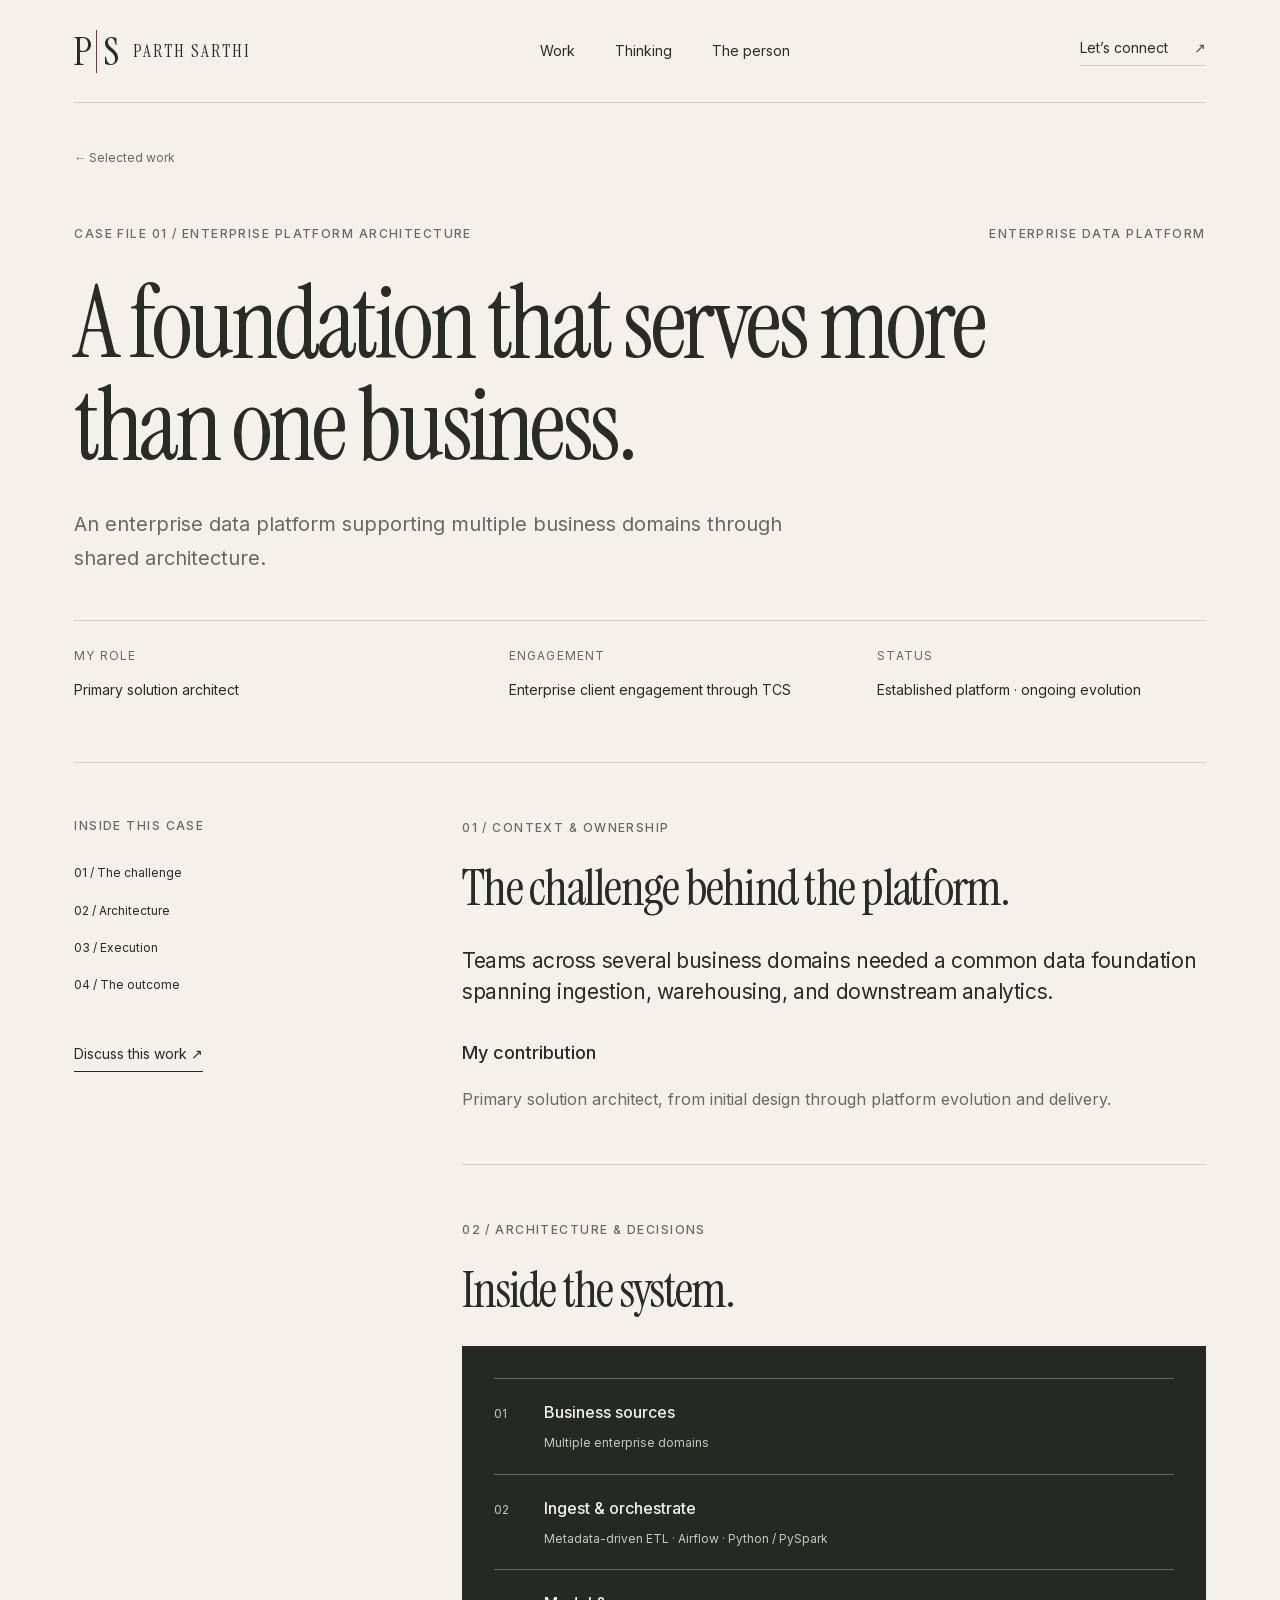
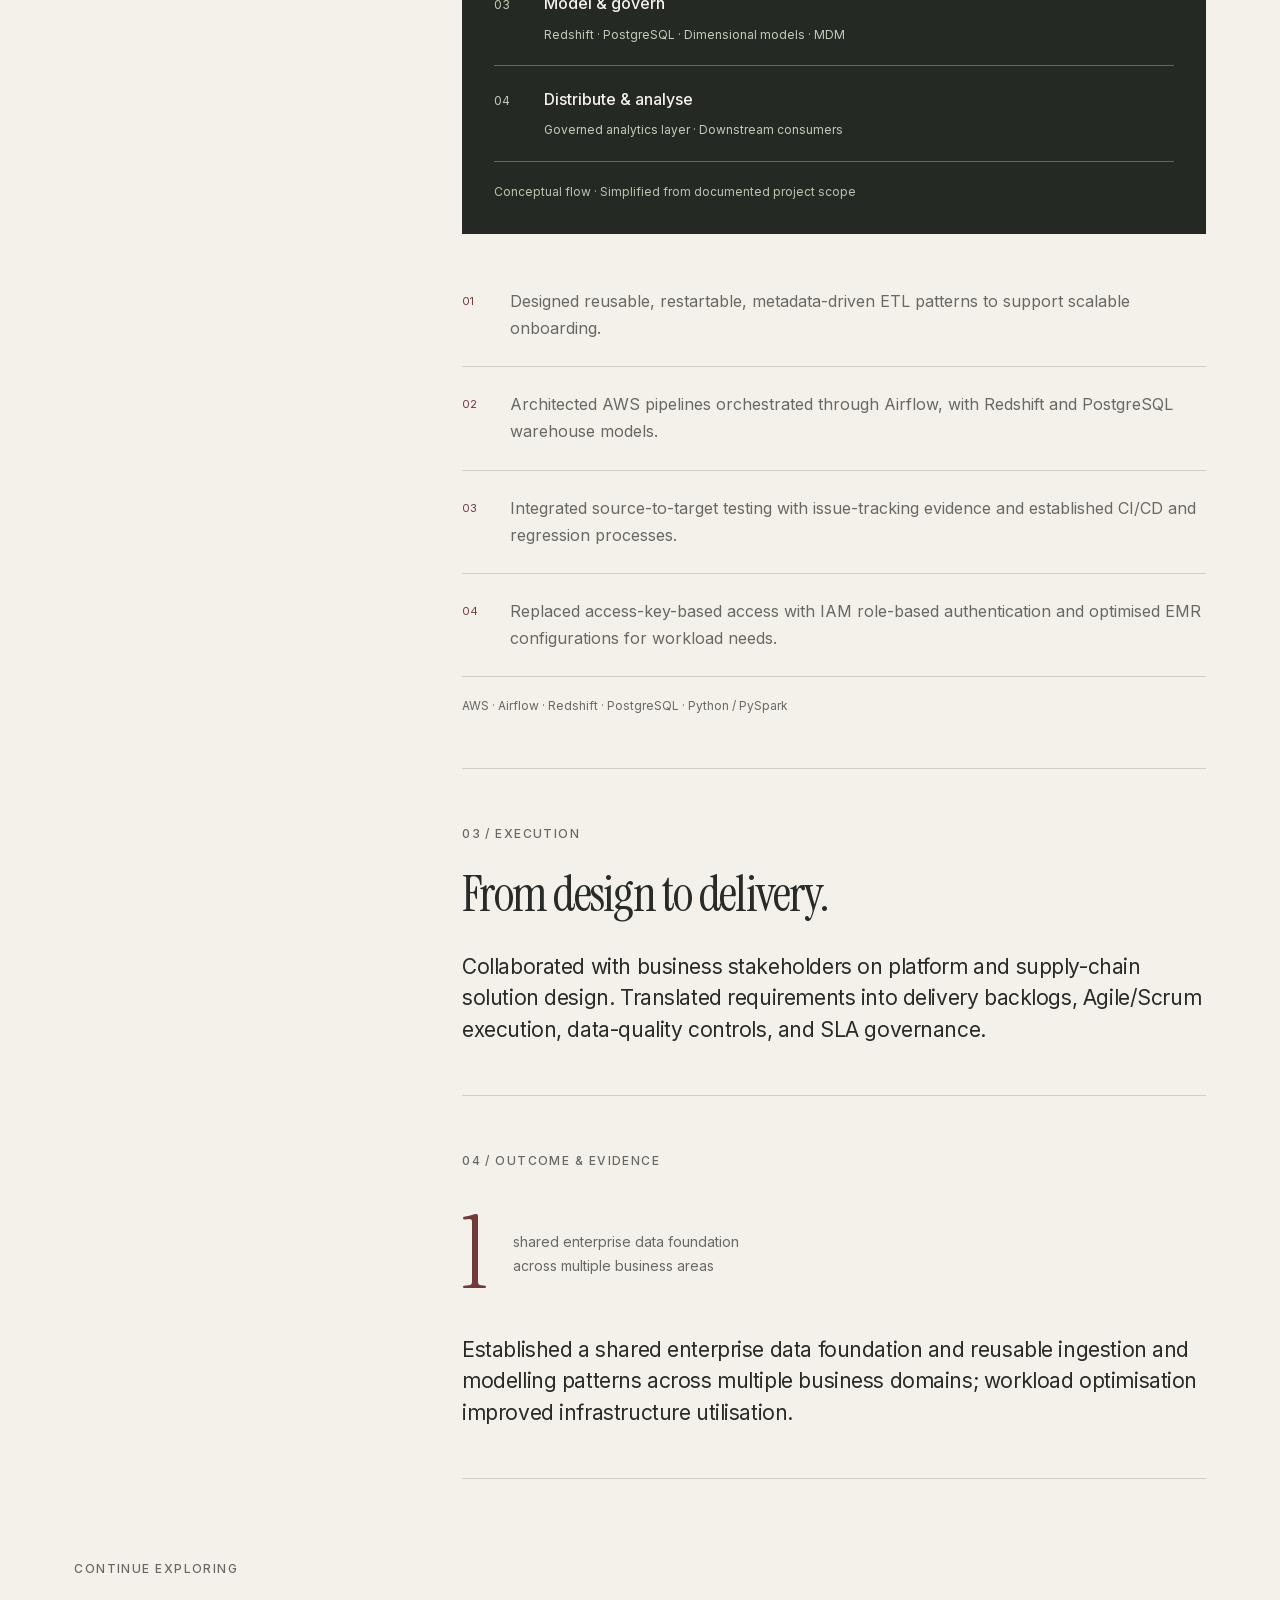
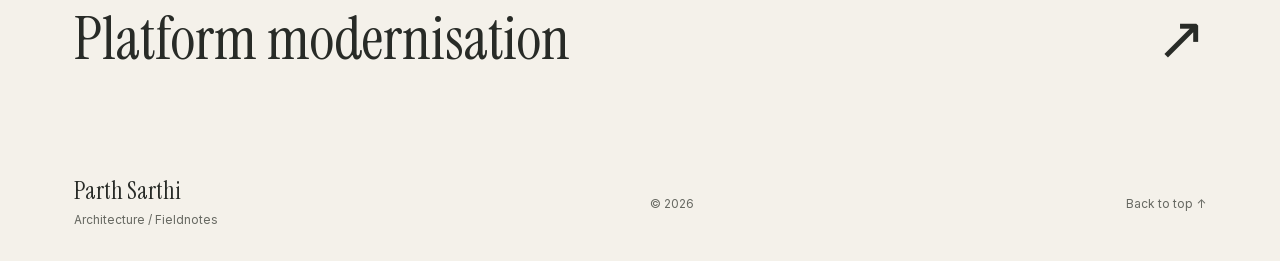
<file: work/enterprise-platform/index.html>
<!doctype html>
<html lang="en"><head><meta charset="utf-8"><meta name="viewport" content="width=device-width, initial-scale=1"><title>Enterprise data platform — A foundation that serves more than one business.</title><meta name="description" content="An enterprise data platform supporting multiple business domains through shared architecture."><meta name="theme-color" content="#f4f1ea"><link rel="canonical" href="https://parth-sarthi-portfolio.parthsarthi2928.chatgpt.site/work/enterprise-platform/"><meta property="og:type" content="website"><meta property="og:title" content="Enterprise data platform — A foundation that serves more than one business."><meta property="og:description" content="An enterprise data platform supporting multiple business domains through shared architecture."><meta property="og:url" content="https://parth-sarthi-portfolio.parthsarthi2928.chatgpt.site/work/enterprise-platform/"><meta name="twitter:card" content="summary"><meta name="twitter:title" content="Enterprise data platform — A foundation that serves more than one business."><meta name="twitter:description" content="An enterprise data platform supporting multiple business domains through shared architecture."><link rel="icon" href="../../assets/favicon.svg" type="image/svg+xml"><link rel="preload" href="../../assets/fonts/instrument-serif.woff2" as="font" type="font/woff2" crossorigin><link rel="stylesheet" href="../../styles.css?v=2c4e01614a60"><script type="application/ld+json">{"@context": "https://schema.org", "@type": "Article", "headline": "Enterprise data platform \u2014 A foundation that serves more than one business.", "description": "An enterprise data platform supporting multiple business domains through shared architecture.", "url": "https://parth-sarthi-portfolio.parthsarthi2928.chatgpt.site/work/enterprise-platform/", "author": {"@type": "Person", "name": "Parth Sarthi", "url": "https://parth-sarthi-portfolio.parthsarthi2928.chatgpt.site"}}</script><script src="../../script.js?v=4498ad55744d" defer></script><noscript><style>.mobile-menu[hidden]{display:flex!important;position:static;flex-direction:column;gap:12px;padding:20px 0;width:100%}.site-header{flex-wrap:wrap}.menu-toggle,.gallery-controls,.credential-filters{display:none!important}@media(min-width:761px){.mobile-menu[hidden]{display:none!important}}</style></noscript></head><body><a class="skip-link" href="#main">Skip to content</a><header class="site-header wrap"><a class="brand" href="../../index.html" aria-label="Parth Sarthi home"><span class="brand-monogram" aria-hidden="true"><span>P</span><i></i><span>S</span></span><span class="brand-wordmark">PARTH SARTHI</span></a><nav class="desktop-nav" aria-label="Main navigation"><a href="../../index.html#selected-work">Work</a><a href="../../index.html#architecture">Thinking</a><a href="../../index.html#person">The person</a></nav><div class="header-end"><a href="mailto:parthsarthi2928@gmail.com" class="header-contact">Let’s connect <span>↗</span></a><button class="menu-toggle" type="button" aria-controls="mobile-menu" aria-expanded="false">Menu <span>+</span></button></div><nav id="mobile-menu" class="mobile-menu" aria-label="Mobile navigation" hidden><a href="../../index.html#selected-work">Selected work</a><a href="../../index.html#architecture">Architectural thinking</a><a href="../../index.html#leadership">Leadership</a><a href="../../index.html#person">The person</a><a href="../../index.html#contact">Contact</a><a href="../../assets/Parth-Sarthi-Resume.pdf">Read résumé ↗</a></nav></header><main id="main"><div class="reading-progress" aria-hidden="true"></div><section class="case-hero wrap"><a class="back-link" href="../../index.html#selected-work">← Selected work</a><div class="case-hero-top"><span class="eyebrow">CASE FILE 01 / Enterprise platform architecture</span><span class="eyebrow">Enterprise data platform</span></div><h1>A foundation that serves more than one business.</h1><p class="case-summary">An enterprise data platform supporting multiple business domains through shared architecture.</p><dl class="case-meta"><div><dt>MY ROLE</dt><dd>Primary solution architect</dd></div><div><dt>ENGAGEMENT</dt><dd>Enterprise client engagement through TCS</dd></div><div><dt>STATUS</dt><dd>Established platform · ongoing evolution</dd></div></dl></section><div class="case-body wrap"><aside class="case-index"><span class="eyebrow">INSIDE THIS CASE</span><nav aria-label="Case study sections"><a href="#context">01 / The challenge</a><a href="#architecture">02 / Architecture</a><a href="#execution">03 / Execution</a><a href="#impact">04 / The outcome</a></nav><a class="text-link" href="mailto:parthsarthi2928@gmail.com">Discuss this work ↗</a></aside><article class="case-content"><section id="context"><span class="eyebrow">01 / CONTEXT & OWNERSHIP</span><h2>The challenge behind the platform.</h2><p class="large-copy">Teams across several business domains needed a common data foundation spanning ingestion, warehousing, and downstream analytics.</p><h3>My contribution</h3><p>Primary solution architect, from initial design through platform evolution and delivery.</p></section><section id="architecture"><span class="eyebrow">02 / ARCHITECTURE & DECISIONS</span><h2>Inside the system.</h2><figure class="case-diagram"><div class="case-flow-step"><span>01</span><div><strong>Business sources</strong><small>Multiple enterprise domains</small></div></div><div class="case-flow-step"><span>02</span><div><strong>Ingest &amp; orchestrate</strong><small>Metadata-driven ETL · Airflow · Python / PySpark</small></div></div><div class="case-flow-step"><span>03</span><div><strong>Model &amp; govern</strong><small>Redshift · PostgreSQL · Dimensional models · MDM</small></div></div><div class="case-flow-step"><span>04</span><div><strong>Distribute &amp; analyse</strong><small>Governed analytics layer · Downstream consumers</small></div></div><figcaption>Conceptual flow · Simplified from documented project scope</figcaption></figure><div class="decision-list"><article><span>01</span><p>Designed reusable, restartable, metadata-driven ETL patterns to support scalable onboarding.</p></article><article><span>02</span><p>Architected AWS pipelines orchestrated through Airflow, with Redshift and PostgreSQL warehouse models.</p></article><article><span>03</span><p>Integrated source-to-target testing with issue-tracking evidence and established CI/CD and regression processes.</p></article><article><span>04</span><p>Replaced access-key-based access with IAM role-based authentication and optimised EMR configurations for workload needs.</p></article></div><p class="case-stack">AWS · Airflow · Redshift · PostgreSQL · Python / PySpark</p></section><section id="execution"><span class="eyebrow">03 / EXECUTION</span><h2>From design to delivery.</h2><p class="large-copy">Collaborated with business stakeholders on platform and supply-chain solution design. Translated requirements into delivery backlogs, Agile/Scrum execution, data-quality controls, and SLA governance.</p></section><section id="impact"><span class="eyebrow">04 / OUTCOME & EVIDENCE</span><div class="case-impact"><strong>1</strong><span>shared enterprise data foundation across multiple business areas</span></div><p class="large-copy">Established a shared enterprise data foundation and reusable ingestion and modelling patterns across multiple business domains; workload optimisation improved infrastructure utilisation.</p></section></article></div><section class="next-case wrap"><span class="eyebrow">CONTINUE EXPLORING</span><a href="../platform-modernisation/"><span>Platform modernisation</span><span>↗</span></a></section>
</main><footer class="site-footer wrap"><a class="footer-brand" href="../../index.html">Parth Sarthi<span>Architecture / Fieldnotes</span></a><span>© <span data-year>2026</span></span><a href="#main">Back to top ↑</a></footer></body></html>
</file>
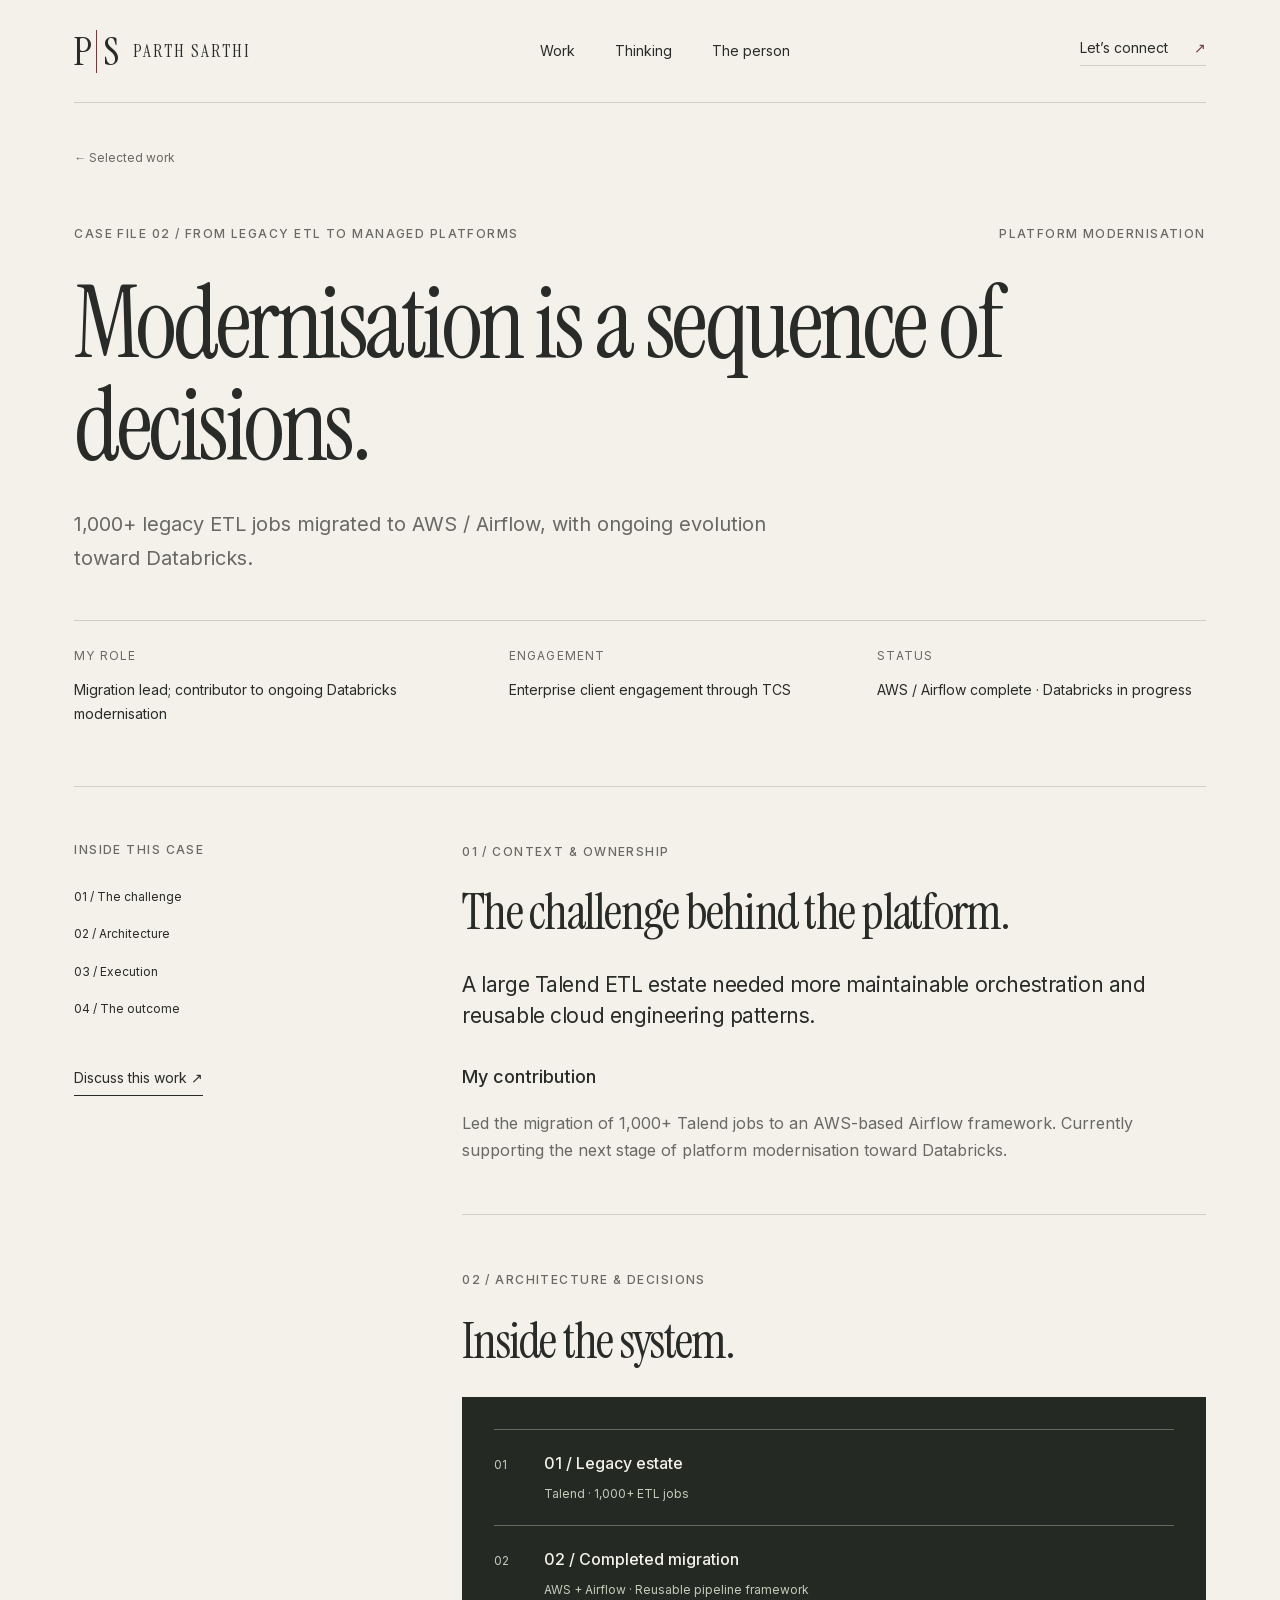
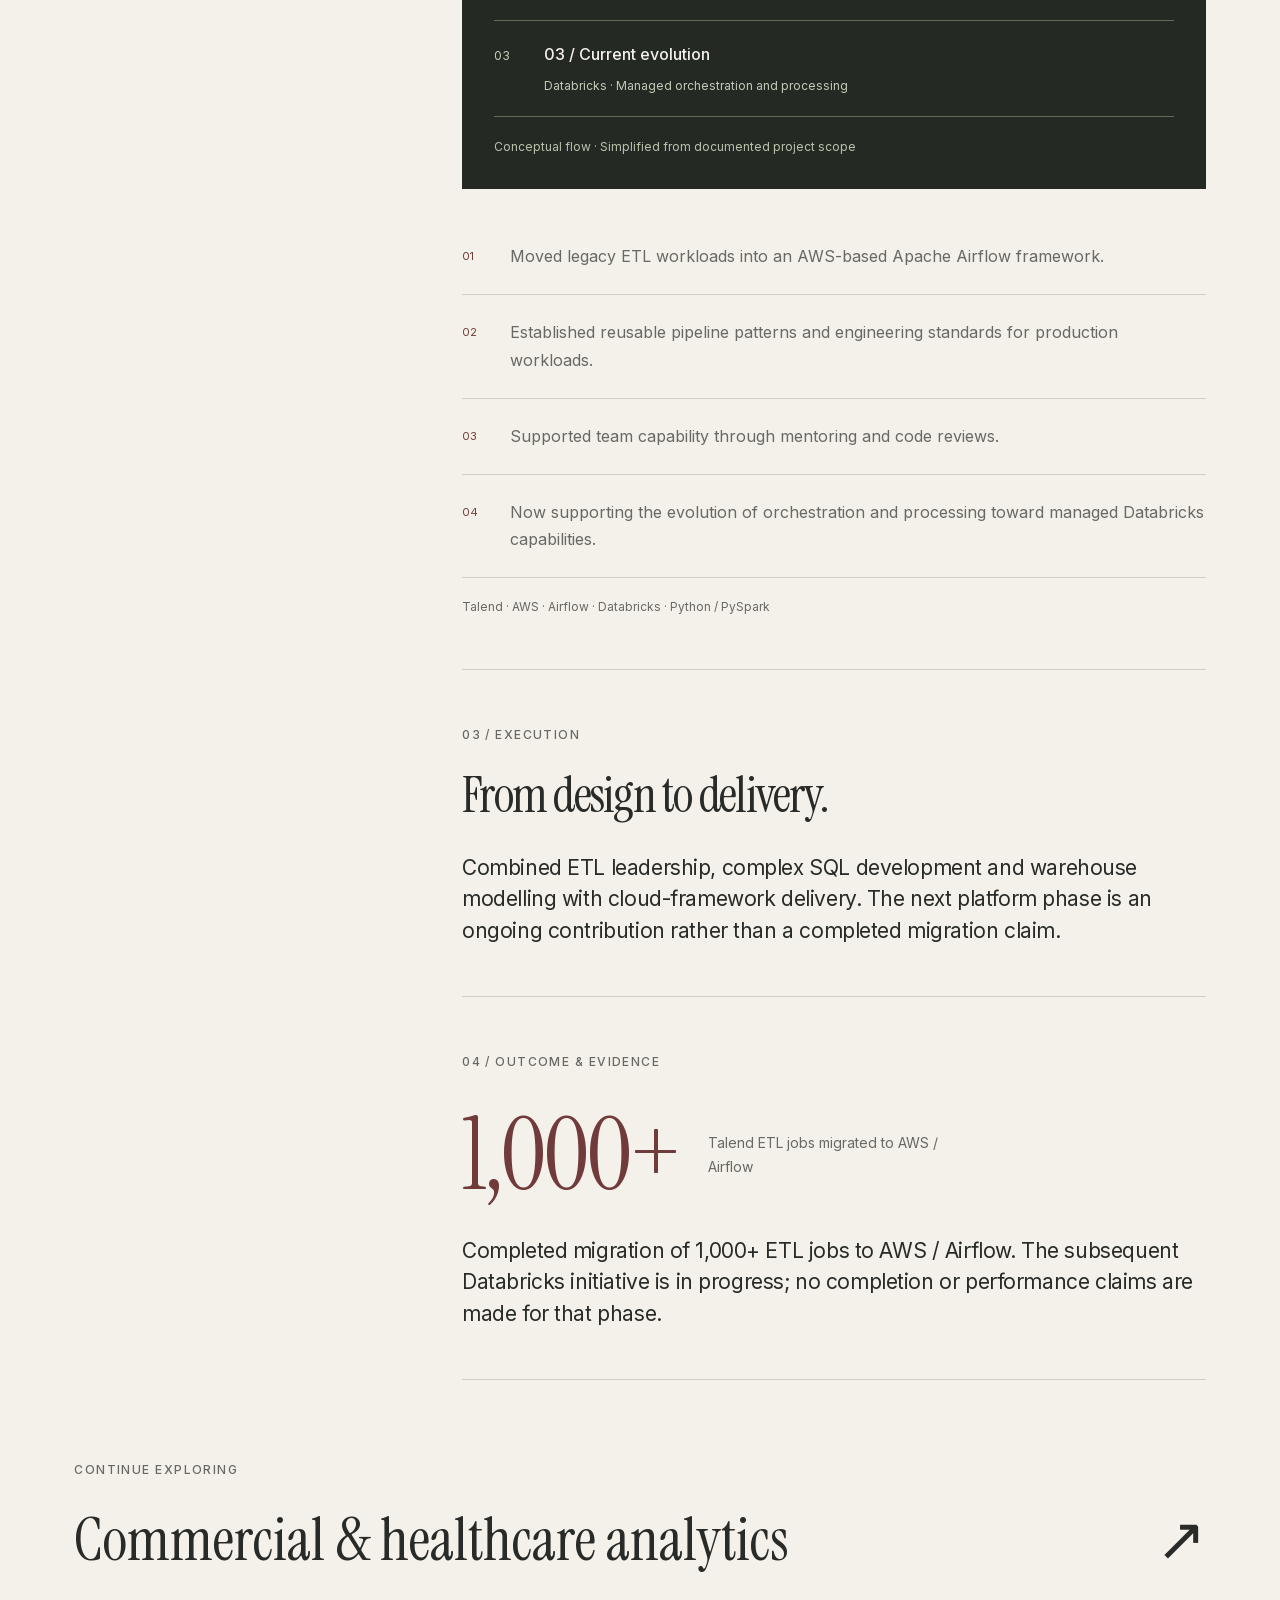
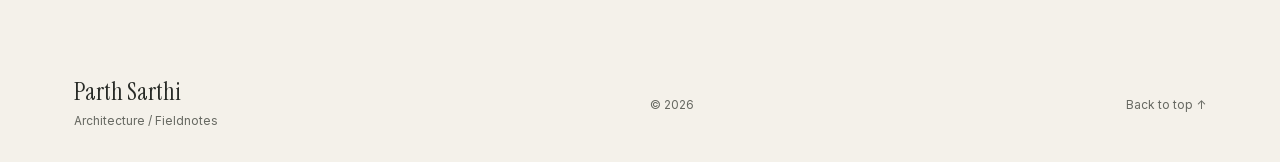
<file: work/platform-modernisation/index.html>
<!doctype html>
<html lang="en"><head><meta charset="utf-8"><meta name="viewport" content="width=device-width, initial-scale=1"><title>Platform modernisation — Modernisation is a sequence of decisions.</title><meta name="description" content="1,000+ legacy ETL jobs migrated to AWS / Airflow, with ongoing evolution toward Databricks."><meta name="theme-color" content="#f4f1ea"><link rel="canonical" href="https://parth-sarthi-portfolio.parthsarthi2928.chatgpt.site/work/platform-modernisation/"><meta property="og:type" content="website"><meta property="og:title" content="Platform modernisation — Modernisation is a sequence of decisions."><meta property="og:description" content="1,000+ legacy ETL jobs migrated to AWS / Airflow, with ongoing evolution toward Databricks."><meta property="og:url" content="https://parth-sarthi-portfolio.parthsarthi2928.chatgpt.site/work/platform-modernisation/"><meta name="twitter:card" content="summary"><meta name="twitter:title" content="Platform modernisation — Modernisation is a sequence of decisions."><meta name="twitter:description" content="1,000+ legacy ETL jobs migrated to AWS / Airflow, with ongoing evolution toward Databricks."><link rel="icon" href="../../assets/favicon.svg" type="image/svg+xml"><link rel="preload" href="../../assets/fonts/instrument-serif.woff2" as="font" type="font/woff2" crossorigin><link rel="stylesheet" href="../../styles.css?v=2c4e01614a60"><script type="application/ld+json">{"@context": "https://schema.org", "@type": "Article", "headline": "Platform modernisation \u2014 Modernisation is a sequence of decisions.", "description": "1,000+ legacy ETL jobs migrated to AWS / Airflow, with ongoing evolution toward Databricks.", "url": "https://parth-sarthi-portfolio.parthsarthi2928.chatgpt.site/work/platform-modernisation/", "author": {"@type": "Person", "name": "Parth Sarthi", "url": "https://parth-sarthi-portfolio.parthsarthi2928.chatgpt.site"}}</script><script src="../../script.js?v=4498ad55744d" defer></script><noscript><style>.mobile-menu[hidden]{display:flex!important;position:static;flex-direction:column;gap:12px;padding:20px 0;width:100%}.site-header{flex-wrap:wrap}.menu-toggle,.gallery-controls,.credential-filters{display:none!important}@media(min-width:761px){.mobile-menu[hidden]{display:none!important}}</style></noscript></head><body><a class="skip-link" href="#main">Skip to content</a><header class="site-header wrap"><a class="brand" href="../../index.html" aria-label="Parth Sarthi home"><span class="brand-monogram" aria-hidden="true"><span>P</span><i></i><span>S</span></span><span class="brand-wordmark">PARTH SARTHI</span></a><nav class="desktop-nav" aria-label="Main navigation"><a href="../../index.html#selected-work">Work</a><a href="../../index.html#architecture">Thinking</a><a href="../../index.html#person">The person</a></nav><div class="header-end"><a href="mailto:parthsarthi2928@gmail.com" class="header-contact">Let’s connect <span>↗</span></a><button class="menu-toggle" type="button" aria-controls="mobile-menu" aria-expanded="false">Menu <span>+</span></button></div><nav id="mobile-menu" class="mobile-menu" aria-label="Mobile navigation" hidden><a href="../../index.html#selected-work">Selected work</a><a href="../../index.html#architecture">Architectural thinking</a><a href="../../index.html#leadership">Leadership</a><a href="../../index.html#person">The person</a><a href="../../index.html#contact">Contact</a><a href="../../assets/Parth-Sarthi-Resume.pdf">Read résumé ↗</a></nav></header><main id="main"><div class="reading-progress" aria-hidden="true"></div><section class="case-hero wrap"><a class="back-link" href="../../index.html#selected-work">← Selected work</a><div class="case-hero-top"><span class="eyebrow">CASE FILE 02 / From legacy ETL to managed platforms</span><span class="eyebrow">Platform modernisation</span></div><h1>Modernisation is a sequence of decisions.</h1><p class="case-summary">1,000+ legacy ETL jobs migrated to AWS / Airflow, with ongoing evolution toward Databricks.</p><dl class="case-meta"><div><dt>MY ROLE</dt><dd>Migration lead; contributor to ongoing Databricks modernisation</dd></div><div><dt>ENGAGEMENT</dt><dd>Enterprise client engagement through TCS</dd></div><div><dt>STATUS</dt><dd>AWS / Airflow complete · Databricks in progress</dd></div></dl></section><div class="case-body wrap"><aside class="case-index"><span class="eyebrow">INSIDE THIS CASE</span><nav aria-label="Case study sections"><a href="#context">01 / The challenge</a><a href="#architecture">02 / Architecture</a><a href="#execution">03 / Execution</a><a href="#impact">04 / The outcome</a></nav><a class="text-link" href="mailto:parthsarthi2928@gmail.com">Discuss this work ↗</a></aside><article class="case-content"><section id="context"><span class="eyebrow">01 / CONTEXT & OWNERSHIP</span><h2>The challenge behind the platform.</h2><p class="large-copy">A large Talend ETL estate needed more maintainable orchestration and reusable cloud engineering patterns.</p><h3>My contribution</h3><p>Led the migration of 1,000+ Talend jobs to an AWS-based Airflow framework. Currently supporting the next stage of platform modernisation toward Databricks.</p></section><section id="architecture"><span class="eyebrow">02 / ARCHITECTURE & DECISIONS</span><h2>Inside the system.</h2><figure class="case-diagram"><div class="case-flow-step"><span>01</span><div><strong>01 / Legacy estate</strong><small>Talend · 1,000+ ETL jobs</small></div></div><div class="case-flow-step"><span>02</span><div><strong>02 / Completed migration</strong><small>AWS + Airflow · Reusable pipeline framework</small></div></div><div class="case-flow-step"><span>03</span><div><strong>03 / Current evolution</strong><small>Databricks · Managed orchestration and processing</small></div></div><figcaption>Conceptual flow · Simplified from documented project scope</figcaption></figure><div class="decision-list"><article><span>01</span><p>Moved legacy ETL workloads into an AWS-based Apache Airflow framework.</p></article><article><span>02</span><p>Established reusable pipeline patterns and engineering standards for production workloads.</p></article><article><span>03</span><p>Supported team capability through mentoring and code reviews.</p></article><article><span>04</span><p>Now supporting the evolution of orchestration and processing toward managed Databricks capabilities.</p></article></div><p class="case-stack">Talend · AWS · Airflow · Databricks · Python / PySpark</p></section><section id="execution"><span class="eyebrow">03 / EXECUTION</span><h2>From design to delivery.</h2><p class="large-copy">Combined ETL leadership, complex SQL development and warehouse modelling with cloud-framework delivery. The next platform phase is an ongoing contribution rather than a completed migration claim.</p></section><section id="impact"><span class="eyebrow">04 / OUTCOME & EVIDENCE</span><div class="case-impact"><strong>1,000+</strong><span>Talend ETL jobs migrated to AWS / Airflow</span></div><p class="large-copy">Completed migration of 1,000+ ETL jobs to AWS / Airflow. The subsequent Databricks initiative is in progress; no completion or performance claims are made for that phase.</p></section></article></div><section class="next-case wrap"><span class="eyebrow">CONTINUE EXPLORING</span><a href="../commercial-analytics/"><span>Commercial &amp; healthcare analytics</span><span>↗</span></a></section>
</main><footer class="site-footer wrap"><a class="footer-brand" href="../../index.html">Parth Sarthi<span>Architecture / Fieldnotes</span></a><span>© <span data-year>2026</span></span><a href="#main">Back to top ↑</a></footer></body></html>
</file>
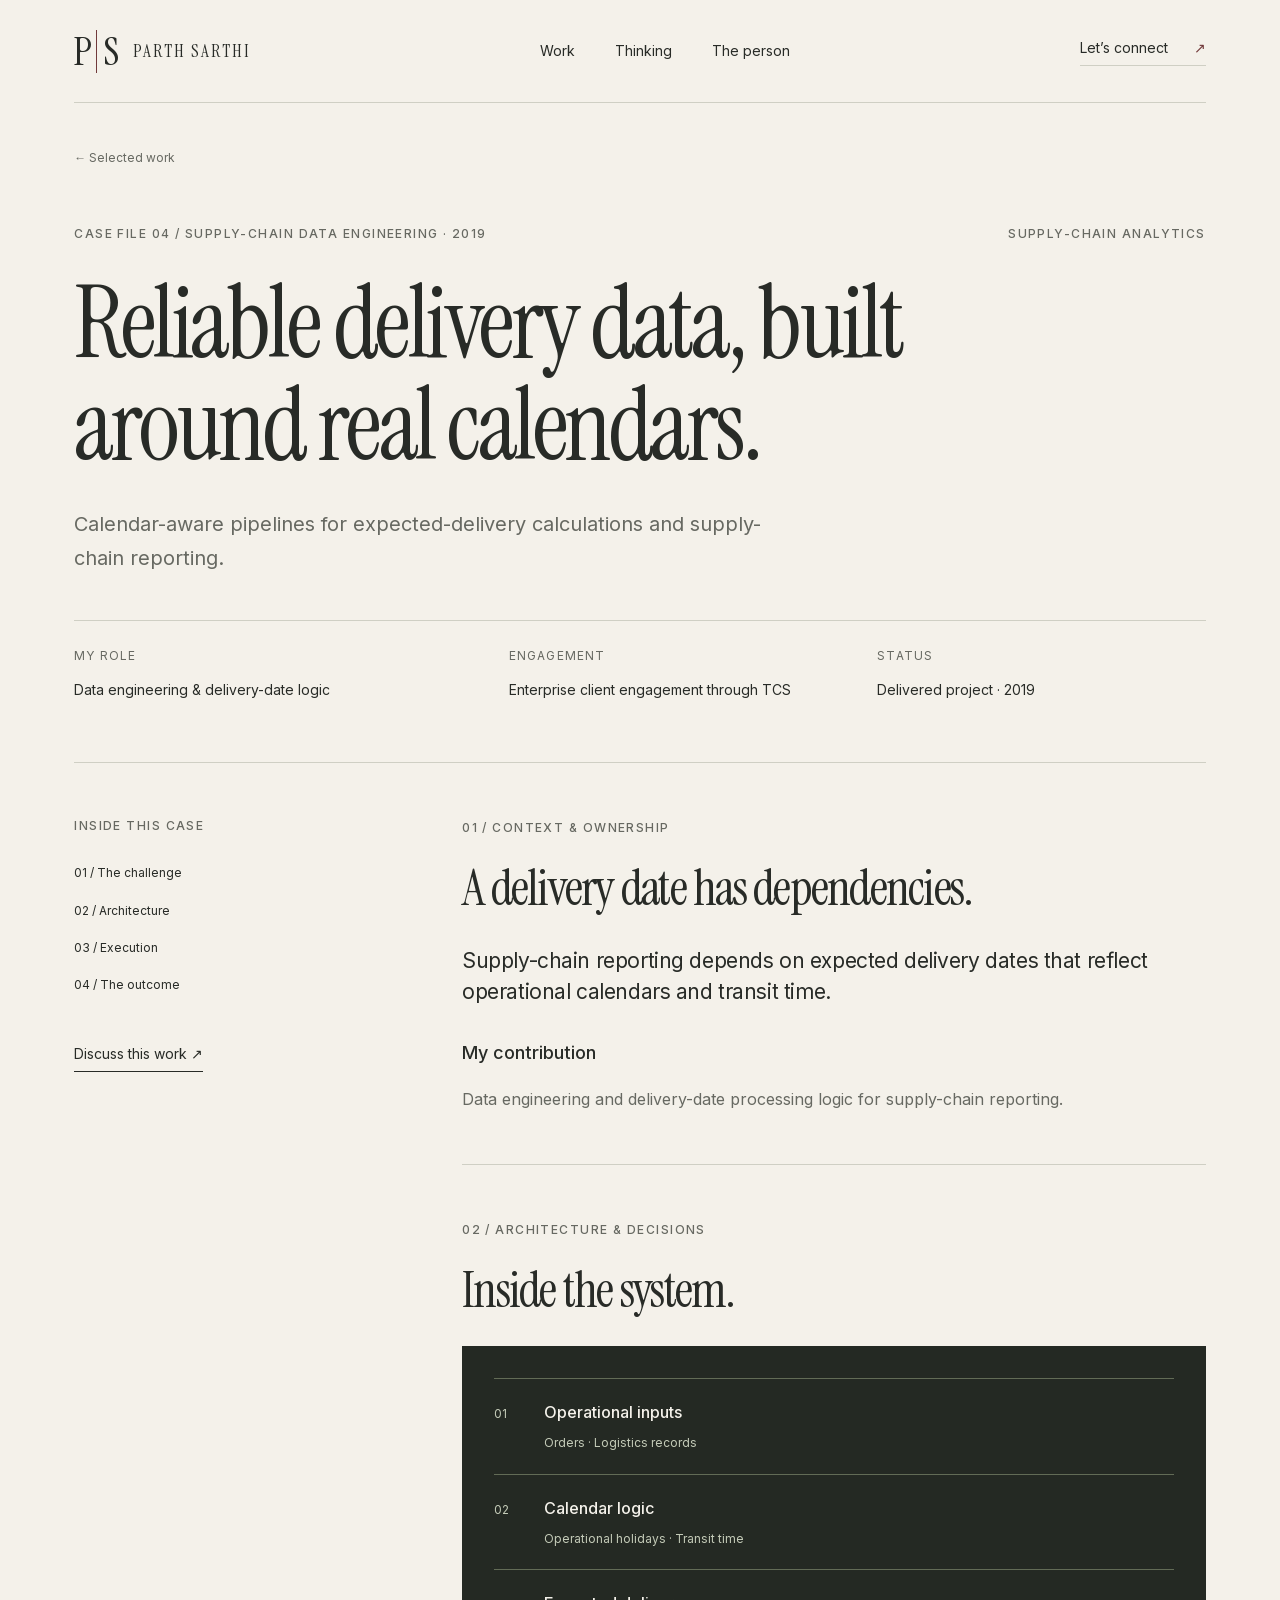
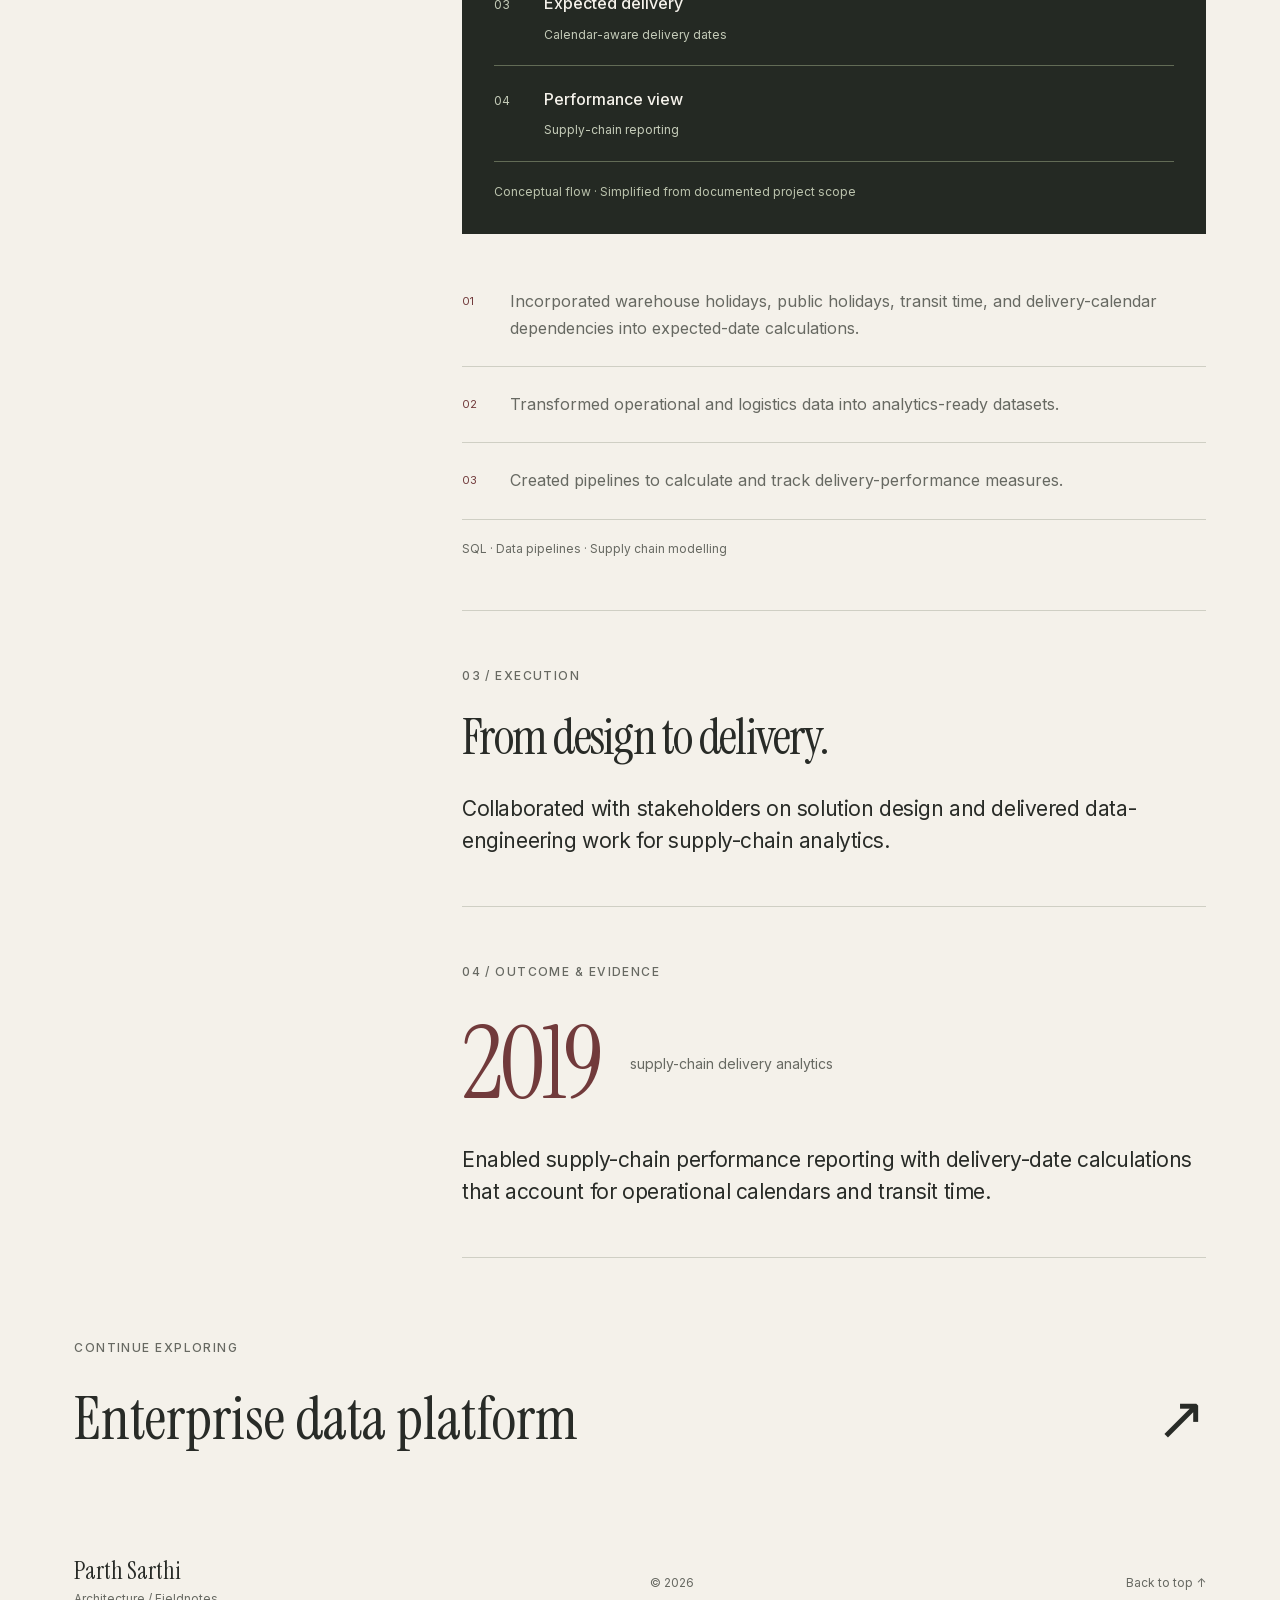
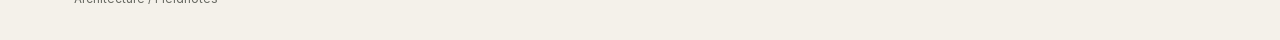
<file: work/supply-chain-analytics/index.html>
<!doctype html>
<html lang="en"><head><meta charset="utf-8"><meta name="viewport" content="width=device-width, initial-scale=1"><title>Supply-chain analytics — Reliable delivery data, built around real calendars.</title><meta name="description" content="Calendar-aware pipelines for expected-delivery calculations and supply-chain reporting."><meta name="theme-color" content="#f4f1ea"><link rel="canonical" href="https://parth-sarthi-portfolio.parthsarthi2928.chatgpt.site/work/supply-chain-analytics/"><meta property="og:type" content="website"><meta property="og:title" content="Supply-chain analytics — Reliable delivery data, built around real calendars."><meta property="og:description" content="Calendar-aware pipelines for expected-delivery calculations and supply-chain reporting."><meta property="og:url" content="https://parth-sarthi-portfolio.parthsarthi2928.chatgpt.site/work/supply-chain-analytics/"><meta name="twitter:card" content="summary"><meta name="twitter:title" content="Supply-chain analytics — Reliable delivery data, built around real calendars."><meta name="twitter:description" content="Calendar-aware pipelines for expected-delivery calculations and supply-chain reporting."><link rel="icon" href="../../assets/favicon.svg" type="image/svg+xml"><link rel="preload" href="../../assets/fonts/instrument-serif.woff2" as="font" type="font/woff2" crossorigin><link rel="stylesheet" href="../../styles.css?v=2c4e01614a60"><script type="application/ld+json">{"@context": "https://schema.org", "@type": "Article", "headline": "Supply-chain analytics \u2014 Reliable delivery data, built around real calendars.", "description": "Calendar-aware pipelines for expected-delivery calculations and supply-chain reporting.", "url": "https://parth-sarthi-portfolio.parthsarthi2928.chatgpt.site/work/supply-chain-analytics/", "author": {"@type": "Person", "name": "Parth Sarthi", "url": "https://parth-sarthi-portfolio.parthsarthi2928.chatgpt.site"}}</script><script src="../../script.js?v=4498ad55744d" defer></script><noscript><style>.mobile-menu[hidden]{display:flex!important;position:static;flex-direction:column;gap:12px;padding:20px 0;width:100%}.site-header{flex-wrap:wrap}.menu-toggle,.gallery-controls,.credential-filters{display:none!important}@media(min-width:761px){.mobile-menu[hidden]{display:none!important}}</style></noscript></head><body><a class="skip-link" href="#main">Skip to content</a><header class="site-header wrap"><a class="brand" href="../../index.html" aria-label="Parth Sarthi home"><span class="brand-monogram" aria-hidden="true"><span>P</span><i></i><span>S</span></span><span class="brand-wordmark">PARTH SARTHI</span></a><nav class="desktop-nav" aria-label="Main navigation"><a href="../../index.html#selected-work">Work</a><a href="../../index.html#architecture">Thinking</a><a href="../../index.html#person">The person</a></nav><div class="header-end"><a href="mailto:parthsarthi2928@gmail.com" class="header-contact">Let’s connect <span>↗</span></a><button class="menu-toggle" type="button" aria-controls="mobile-menu" aria-expanded="false">Menu <span>+</span></button></div><nav id="mobile-menu" class="mobile-menu" aria-label="Mobile navigation" hidden><a href="../../index.html#selected-work">Selected work</a><a href="../../index.html#architecture">Architectural thinking</a><a href="../../index.html#leadership">Leadership</a><a href="../../index.html#person">The person</a><a href="../../index.html#contact">Contact</a><a href="../../assets/Parth-Sarthi-Resume.pdf">Read résumé ↗</a></nav></header><main id="main"><div class="reading-progress" aria-hidden="true"></div><section class="case-hero wrap"><a class="back-link" href="../../index.html#selected-work">← Selected work</a><div class="case-hero-top"><span class="eyebrow">CASE FILE 04 / Supply-chain data engineering · 2019</span><span class="eyebrow">Supply-chain analytics</span></div><h1>Reliable delivery data, built around real calendars.</h1><p class="case-summary">Calendar-aware pipelines for expected-delivery calculations and supply-chain reporting.</p><dl class="case-meta"><div><dt>MY ROLE</dt><dd>Data engineering &amp; delivery-date logic</dd></div><div><dt>ENGAGEMENT</dt><dd>Enterprise client engagement through TCS</dd></div><div><dt>STATUS</dt><dd>Delivered project · 2019</dd></div></dl></section><div class="case-body wrap"><aside class="case-index"><span class="eyebrow">INSIDE THIS CASE</span><nav aria-label="Case study sections"><a href="#context">01 / The challenge</a><a href="#architecture">02 / Architecture</a><a href="#execution">03 / Execution</a><a href="#impact">04 / The outcome</a></nav><a class="text-link" href="mailto:parthsarthi2928@gmail.com">Discuss this work ↗</a></aside><article class="case-content"><section id="context"><span class="eyebrow">01 / CONTEXT & OWNERSHIP</span><h2>A delivery date has dependencies.</h2><p class="large-copy">Supply-chain reporting depends on expected delivery dates that reflect operational calendars and transit time.</p><h3>My contribution</h3><p>Data engineering and delivery-date processing logic for supply-chain reporting.</p></section><section id="architecture"><span class="eyebrow">02 / ARCHITECTURE & DECISIONS</span><h2>Inside the system.</h2><figure class="case-diagram"><div class="case-flow-step"><span>01</span><div><strong>Operational inputs</strong><small>Orders · Logistics records</small></div></div><div class="case-flow-step"><span>02</span><div><strong>Calendar logic</strong><small>Operational holidays · Transit time</small></div></div><div class="case-flow-step"><span>03</span><div><strong>Expected delivery</strong><small>Calendar-aware delivery dates</small></div></div><div class="case-flow-step"><span>04</span><div><strong>Performance view</strong><small>Supply-chain reporting</small></div></div><figcaption>Conceptual flow · Simplified from documented project scope</figcaption></figure><div class="decision-list"><article><span>01</span><p>Incorporated warehouse holidays, public holidays, transit time, and delivery-calendar dependencies into expected-date calculations.</p></article><article><span>02</span><p>Transformed operational and logistics data into analytics-ready datasets.</p></article><article><span>03</span><p>Created pipelines to calculate and track delivery-performance measures.</p></article></div><p class="case-stack">SQL · Data pipelines · Supply chain modelling</p></section><section id="execution"><span class="eyebrow">03 / EXECUTION</span><h2>From design to delivery.</h2><p class="large-copy">Collaborated with stakeholders on solution design and delivered data-engineering work for supply-chain analytics.</p></section><section id="impact"><span class="eyebrow">04 / OUTCOME & EVIDENCE</span><div class="case-impact"><strong>2019</strong><span>supply-chain delivery analytics</span></div><p class="large-copy">Enabled supply-chain performance reporting with delivery-date calculations that account for operational calendars and transit time.</p></section></article></div><section class="next-case wrap"><span class="eyebrow">CONTINUE EXPLORING</span><a href="../enterprise-platform/"><span>Enterprise data platform</span><span>↗</span></a></section>
</main><footer class="site-footer wrap"><a class="footer-brand" href="../../index.html">Parth Sarthi<span>Architecture / Fieldnotes</span></a><span>© <span data-year>2026</span></span><a href="#main">Back to top ↑</a></footer></body></html>
</file>
<file: styles.css>
@font-face {
  font-family:Instrument Serif;
  src:url('assets/fonts/instrument-serif.woff2') format('woff2');
  font-weight:400;
  font-style:normal;
  font-display:swap
}
@font-face {
  font-family:Instrument Serif;
  src:url('assets/fonts/instrument-serif-italic.woff2') format('woff2');
  font-weight:400;
  font-style:italic;
  font-display:swap
}
@font-face {
  font-family:Inter;
  src:url('assets/fonts/inter.woff2') format('woff2');
  font-weight:100 900;
  font-style:normal;
  font-display:swap
}
:root {
  --paper:#f4f1ea;
  --ink:#282b27;
  --muted:#676962;
  --line:#cfcfc4;
  --accent:#713a3b;
  --pale:#e5e4d9;
  --dark:#242923;
  --serif:'Instrument Serif',Georgia,serif;
  --sans:Inter,'Helvetica Neue',Arial,sans-serif;
  --gutter:clamp(24px,5.8vw,100px);
  --max:1400px
}
* {
  box-sizing:border-box
}
html {
  scroll-behavior:smooth;
  scroll-padding-top:32px
}
body {
  background:var(--paper);
  color:var(--ink);
  margin:0;
  font-family:var(--sans);
  font-size:16px;
  line-height:1.7;
  -webkit-font-smoothing:antialiased
}
a {
  color:inherit;
  text-decoration:none
}
button {
  font:inherit;
  color:inherit;
  cursor:pointer
}
button,a {
  touch-action:manipulation
}
button:disabled {
  opacity:.4;
  cursor:default
}
img {
  display:block;
  max-width:100%;
  height:auto
}
h1,h2,h3,h4,p,figure {
  margin:0
}
h1,h2,h3 {
  font-weight:400
}
h1,h2 {
  font-family:var(--serif);
  letter-spacing:-.035em;
  line-height:1.02
}
em {
  font-weight:400
}
p {
  max-width:70ch
}
a:focus-visible,button:focus-visible,summary:focus-visible,[tabindex]:focus-visible {
  outline:2px solid var(--accent);
  outline-offset:6px
}
::selection {
  background:#d9bbad;
  color:var(--ink)
}
[hidden] {
  display:none!important
}
.wrap {
  max-width:var(--max);
  width:calc(100% - var(--gutter)*2);
  margin-inline:auto
}
.eyebrow {
  font-size:11px;
  line-height:1.5;
  letter-spacing:.12em;
  font-weight:500;
  text-transform:uppercase
}
.site-header {
  display:flex;
  align-items:center;
  justify-content:space-between;
  padding:27px 0;
  gap:30px;
  border-bottom:1px solid var(--line);
  position:relative;
  z-index:20
}
.brand {
  display:flex;
  align-items:center;
  gap:16px
}
.brand-monogram {
  display:flex;
  align-items:center;
  justify-content:center;
  gap:6px;
  height:48px;
  font-family:var(--serif);
  font-size:39px;
  line-height:1;
  letter-spacing:-.06em
}
.brand-monogram i {
  align-self:center;
  width:1px;
  height:43px;
  background:var(--accent)
}
.brand-wordmark {
  font-family:var(--serif);
  font-size:17px;
  letter-spacing:.12em;
  line-height:1;
  white-space:nowrap
}
.desktop-nav {
  display:flex;
  gap:40px;
  font-size:13px
}
.desktop-nav a {
  position:relative
}
.desktop-nav a::after {
  content:'';
  position:absolute;
  bottom:-6px;
  left:0;
  width:0;
  height:1px;
  background:var(--accent);
  transition:width .2s
}
.desktop-nav a:hover::after {
  width:100%
}
.header-contact {
  font-size:13px;
  border-bottom:1px solid var(--line);
  padding-bottom:6px
}
.header-contact span {
  padding-left:22px;
  color:var(--accent)
}
.header-end {
  display:flex;
  gap:20px;
  align-items:center
}
.menu-toggle {
  display:none
}
.hero {
  padding-top:35px
}
.hero-index {
  display:flex;
  justify-content:space-between;
  gap:25px;
  color:var(--muted)
}
.hero-index>.eyebrow:last-child {
  font-size:10px
}
.hero-layout {
  display:grid;
  grid-template-columns:1.65fr 1fr;
  gap:7%;
  align-items:center;
  padding-top:48px
}
.hero h1 {
  font-size:clamp(76px,8.9vw,142px);
  line-height:.91;
  letter-spacing:-.035em;
  max-width:800px
}
.hero h1 em {
  color:var(--accent)
}
.hero-description {
  display:flex;
  gap:25px;
  align-items:flex-start;
  margin:35px 0 28px;
  max-width:545px
}
.small-rule {
  width:34px;
  height:1px;
  background:var(--accent);
  flex-shrink:0;
  margin-top:13px
}
.hero-description p {
  font-size:16px;
  color:var(--muted);
  line-height:1.75
}
.hero-actions {
  display:flex;
  align-items:center;
  gap:30px;
  margin-left:59px
}
.button {
  display:inline-flex;
  align-items:center;
  justify-content:space-between;
  gap:45px;
  padding:15px 20px;
  font-size:13px;
  line-height:1.4;
  min-height:48px;
  transition:background .2s,transform .2s
}
.button.dark {
  background:var(--ink);
  color:var(--paper)
}
.button.light {
  background:var(--paper);
  color:var(--ink)
}
.button:hover {
  transform:translateY(-2px)
}
.button.dark:hover {
  background:var(--accent)
}
.text-link {
  font-size:13px;
  border-bottom:1px solid currentColor;
  display:inline-flex;
  gap:28px;
  align-items:center;
  padding:7px 0;
  line-height:1.5
}
.text-link:hover {
  color:var(--accent)
}
.hero-aside {
  padding-top:12px
}
.portrait-slot {
  aspect-ratio:4/5;
  background:var(--pale);
  padding:25px;
  display:flex;
  flex-direction:column;
  justify-content:space-between;
  position:relative;
  overflow:hidden;
  border-top:1px solid #b9bbad;
  border-bottom:1px solid #b9bbad
}
.slot-top {
  display:flex;
  justify-content:space-between;
  font-size:9px;
  color:var(--muted);
  gap:10px
}
.slot-top .eyebrow {
  font-size:9px
}
.portrait-monogram {
  position:absolute;
  inset:0;
  display:flex;
  align-items:center;
  justify-content:center;
  font-family:var(--serif);
  font-size:clamp(140px,21vw,330px);
  line-height:1;
  color:#bec1b1;
  letter-spacing:-.18em;
  transform:translateX(-.06em)
}
.portrait-monogram>span {
  font-style:italic;
  transform:translateY(.12em)
}
.slot-bottom {
  z-index:1;
  display:flex;
  align-items:flex-end;
  justify-content:space-between;
  gap:15px
}
.slot-bottom p {
  font-family:var(--serif);
  font-size:27px;
  line-height:1.12
}
.placeholder-label {
  font-size:8px;
  letter-spacing:.1em;
  line-height:1.6;
  max-width:120px;
  color:var(--muted)
}
.hero-role {
  display:flex;
  gap:25px;
  align-items:flex-start;
  padding:20px 0
}
.hero-role .eyebrow {
  font-size:9px;
  max-width:85px;
  padding-top:3px
}
.hero-role p {
  font-size:12px;
  line-height:1.65
}
.hero-role p span {
  color:var(--muted)
}
.hero-foot {
  display:flex;
  justify-content:space-between;
  align-items:flex-end;
  padding:48px 0 30px
}
.hero-foot>p {
  font-size:11px;
  line-height:1.6;
  color:var(--muted)
}
.scroll-cue {
  display:flex;
  align-items:center;
  gap:36px
}
.scroll-cue>span:last-child {
  font-size:25px
}
.scroll-cue .eyebrow {
  font-size:9px
}
.evidence-band {
  border-top:1px solid var(--line);
  border-bottom:1px solid var(--line);
  margin-top:0
}
.evidence-grid {
  display:grid;
  grid-template-columns:repeat(3,1fr);
  padding:33px 0
}
.evidence-grid>div {
  display:flex;
  align-items:center;
  gap:25px;
  padding-right:30px
}
.evidence-grid>div+div {
  border-left:1px solid var(--line);
  padding-left:35px
}
.evidence-grid strong {
  font-family:var(--serif);
  font-size:55px;
  line-height:1;
  letter-spacing:-.035em;
  font-weight:400;
  white-space:nowrap
}
.evidence-grid strong span {
  font-size:.65em;
  color:var(--accent)
}
.evidence-grid p {
  font-size:11px;
  line-height:1.6;
  color:var(--muted)
}
.section {
  padding-top:115px;
  padding-bottom:115px
}
.section-heading {
  display:grid;
  grid-template-columns:.8fr 2fr 1fr;
  gap:35px;
  align-items:start;
  margin-bottom:55px
}
.section-heading>.eyebrow {
  color:var(--muted);
  padding-top:12px
}
.section-heading h2 {
  font-size:clamp(43px,4.7vw,74px)
}
.section-heading h2 em {
  color:var(--accent)
}
.section-heading>p {
  font-size:13px;
  color:var(--muted);
  padding-top:12px;
  line-height:1.8
}
.project-feature {
  display:grid;
  grid-template-columns:1fr 1.05fr;
  gap:55px;
  border-top:1px solid var(--line);
  padding:40px 0 50px;
  align-items:center
}
.project-feature:nth-of-type(even) {
  grid-template-columns:1.05fr 1fr
}
.project-feature:nth-of-type(even) .project-graphic {
  order:2
}
.project-feature:nth-of-type(even) .project-info {
  order:1
}
.project-info {
  padding:20px 0
}
.project-kicker {
  display:flex;
  align-items:center;
  gap:18px;
  color:var(--muted)
}
.project-kicker>span:first-child {
  font-family:var(--serif);
  font-size:24px;
  color:var(--accent)
}
.project-kicker .eyebrow {
  font-size:10px
}
.project-info h3 {
  font-family:var(--serif);
  font-size:clamp(36px,3.6vw,56px);
  letter-spacing:-.025em;
  line-height:1.08;
  margin:23px 0
}
.project-info>p {
  font-size:14px;
  color:var(--muted);
  max-width:460px;
  line-height:1.8
}
.project-info .project-name {
  font-size:11px;
  letter-spacing:.04em;
  margin:25px 0 12px;
  color:var(--ink)
}
.project-info .text-link {
  margin-top:8px
}
.project-graphic {
  min-height:370px;
  aspect-ratio:1.22;
  position:relative;
  display:flex;
  flex-direction:column;
  justify-content:center;
  padding:32px;
  overflow:hidden
}
.graphic-label {
  position:absolute;
  top:24px;
  left:28px;
  font-size:9px;
  letter-spacing:.1em
}
.graphic-caption {
  position:absolute;
  bottom:20px;
  left:28px;
  font-size:9px;
  color:inherit;
  opacity:.8
}
.graphic-platform {
  background:var(--dark);
  color:var(--paper)
}
.platform-map {
  display:grid;
  grid-template-columns:1fr 26px 1.2fr;
  gap:12px;
  align-items:center
}
.domain-stack {
  display:flex;
  flex-direction:column;
  gap:12px
}
.domain-stack span {
  border-bottom:1px solid #64695e;
  padding:10px 0;
  font-size:11px;
  color:#d7d8cd
}
.platform-core {
  border:1px solid #73786b;
  padding:26px 15px;
  text-align:center
}
.platform-core strong {
  font-family:var(--serif);
  font-size:34px;
  font-weight:400
}
.platform-core p {
  font-size:10px;
  margin-top:10px;
  color:#cbcec0
}
.flow-arrow {
  color:#b6bea5
}
.platform-out {
  border-top:1px solid #73786b;
  margin-top:22px;
  padding-top:18px;
  display:flex;
  justify-content:space-between;
  font-size:11px;
  color:#d7d8cd
}
.graphic-modern {
  background:#d7dccf;
  color:var(--ink)
}
.modern-line {
  position:relative;
  padding:15px 0
}
.modern-line>div {
  display:grid;
  grid-template-columns:34px 1fr;
  column-gap:16px;
  padding:17px 0;
  align-items:center;
  border-bottom:1px solid #aeb6a4
}
.modern-line>div>span {
  font-size:10px;
  color:var(--muted)
}
.modern-line strong {
  font-family:var(--serif);
  font-size:32px;
  font-weight:400;
  line-height:1.1
}
.modern-line small {
  grid-column:2;
  font-size:10px;
  color:var(--muted);
  margin-top:8px
}
.modern-line>div:last-child {
  border:0;
  color:var(--accent)
}
.graphic-analytics {
  background:#e4d7ce;
  color:#4e3933
}
.semantic-map {
  text-align:center
}
.semantic-map>p {
  font-size:11px;
  margin-bottom:20px
}
.semantic-marts {
  display:grid;
  grid-template-columns:repeat(5,1fr);
  gap:7px;
  margin:0 auto;
  width:90%;
  max-width:330px
}
.semantic-marts span {
  height:40px;
  border:1px solid #bda294;
  display:flex;
  align-items:center;
  justify-content:center;
  font-family:var(--serif);
  font-size:19px
}
.semantic-map>strong {
  font-family:var(--serif);
  font-size:55px;
  line-height:1;
  display:block;
  font-weight:400;
  margin-top:22px
}
.semantic-map>small {
  font-size:10px
}
.secondary-work {
  display:grid;
  grid-template-columns:1fr 2fr auto;
  align-items:center;
  gap:25px;
  border-top:1px solid var(--line);
  border-bottom:1px solid var(--line);
  padding:28px 0
}
.secondary-work .eyebrow {
  font-size:9px;
  color:var(--muted)
}
.secondary-work>span:nth-child(2) {
  font-family:var(--serif);
  font-size:27px;
  line-height:1.2
}
.secondary-work>span:last-child {
  font-size:27px;
  color:var(--accent)
}
.systems-section {
  background:var(--dark);
  color:var(--paper)
}
.systems-section .section-heading>.eyebrow,.systems-section .section-heading>p {
  color:#bcc1b4
}
.systems-section .section-heading h2 em {
  color:#c8cfb9
}
.system-explorer {
  display:grid;
  grid-template-columns:.95fr 1.25fr;
  gap:9%;
  margin-top:65px
}
.system-steps {
  display:flex;
  flex-direction:column
}
.system-steps a {
  display:grid;
  grid-template-columns:30px 1fr 20px;
  align-items:center;
  column-gap:16px;
  border-top:1px solid #5a6153;
  padding:22px 0;
  transition:color .2s,opacity .2s
}
.system-steps a:last-child {
  border-bottom:1px solid #5a6153
}
.system-steps a>span {
  font-size:10px;
  color:#bfc5b4;
  grid-row:1/3
}
.system-steps strong {
  font-family:var(--serif);
  font-weight:400;
  font-size:35px;
  line-height:1.1
}
.system-steps small {
  grid-column:2;
  font-size:11px;
  color:#bfc5b4;
  margin-top:7px
}
.system-steps b {
  grid-column:3;
  grid-row:1/3;
  font-weight:400;
  color:#bfc5b4;
  font-size:21px
}
.system-steps a[aria-current=true] {
  color:#e3e9d4
}
.system-steps a[aria-current=true] b {
  transform:rotate(45deg)
}
.system-explorer.enhanced .system-steps a:not([aria-current=true]) {
  opacity:.55
}
.system-explorer.enhanced .system-steps a:hover {
  opacity:1
}
.system-panels {
  min-height:395px
}
.system-panels article {
  padding:22px 0 35px;
  border-top:1px solid #5a6153
}
.system-panels .eyebrow {
  font-size:10px;
  color:#bdc5b0
}
.system-panels h3 {
  font-family:var(--serif);
  font-size:44px;
  line-height:1.08;
  margin:27px 0 23px;
  letter-spacing:-.015em
}
.system-panels article>p {
  font-size:14px;
  color:#c2c8ba;
  line-height:1.85
}
.mini-flow {
  display:flex;
  gap:12px;
  align-items:center;
  margin:35px 0;
  justify-content:space-between;
  font-size:11px
}
.mini-flow>span:nth-child(odd) {
  border:1px solid #626b56;
  padding:12px 10px;
  flex:1;
  text-align:center
}
.tool-context {
  font-size:11px!important;
  padding-top:15px;
  border-top:1px solid #5a6153
}
.tool-context>span {
  color:#aeb8a2;
  font-size:10px
}
.diagram-note {
  font-size:10px;
  color:#b1b9a6;
  margin-top:32px
}
.leadership .section-heading {
  grid-template-columns:.8fr 3.2fr
}
.leadership-layout {
  display:grid;
  grid-template-columns:1fr 1fr;
  gap:10%;
  margin-top:60px
}
.leadership-scale {
  border-top:1px solid var(--line);
  padding-top:25px
}
.leadership-scale>strong {
  font-family:var(--serif);
  font-size:150px;
  font-weight:400;
  line-height:1;
  letter-spacing:-.05em;
  display:block;
  margin-top:24px
}
.leadership-scale>strong>span {
  font-size:30px;
  letter-spacing:-.01em;
  margin-left:18px;
  color:var(--muted)
}
.leadership-scale>p {
  font-size:15px;
  max-width:290px;
  margin:14px 0
}
.scope-note {
  font-size:10px;
  color:var(--muted);
  display:block;
  margin-top:20px
}
.large-copy {
  font-size:22px;
  line-height:1.5;
  letter-spacing:-.02em
}
.leadership-copy>p:nth-child(2) {
  font-size:14px;
  color:var(--muted);
  margin-top:20px
}
.leadership-practices {
  margin-top:30px
}
.leadership-practices details {
  border-top:1px solid var(--line);
  padding:17px 0
}
.leadership-practices details:last-child {
  border-bottom:1px solid var(--line)
}
summary {
  cursor:pointer;
  list-style:none;
  display:flex;
  justify-content:space-between;
  align-items:center;
  gap:20px;
  font-size:14px
}
summary::-webkit-details-marker {
  display:none
}
summary>span {
  font-size:20px;
  font-weight:400
}
details[open]>summary>span {
  transform:rotate(45deg)
}
.leadership-practices details p {
  font-size:13px;
  color:var(--muted);
  padding:15px 25px 0 0
}
.journey {
  display:grid;
  grid-template-columns:repeat(4,1fr);
  gap:30px;
  margin-top:85px
}
.journey article {
  border-top:1px solid var(--line);
  padding-top:23px
}
.journey .eyebrow {
  color:var(--accent)
}
.journey h3 {
  font-size:15px;
  font-weight:500;
  line-height:1.4;
  margin:20px 0 12px
}
.journey p {
  font-size:12px;
  color:var(--muted);
  line-height:1.8
}
.person-section {
  background:#e8e6de
}
.person-section .section-heading {
  grid-template-columns:.8fr 3.2fr
}
.person-layout {
  display:grid;
  grid-template-columns:1fr 1fr;
  gap:10%;
  align-items:start;
  margin-top:55px
}
.academic-note {
  border-top:1px solid #c0c2b5;
  padding-top:20px
}
.academic-top {
  display:flex;
  justify-content:space-between;
  align-items:center
}
.academic-top .eyebrow {
  font-size:10px;
  color:var(--muted)
}
.academic-number {
  font-family:var(--serif);
  font-size:63px;
  color:var(--accent);
  line-height:1
}
.academic-note h3 {
  font-family:var(--serif);
  font-size:55px;
  line-height:1.07;
  letter-spacing:-.025em;
  margin:15px 0 25px
}
.academic-note>p {
  font-size:15px;
  color:var(--muted);
  line-height:1.8
}
.context-note {
  border-left:1px solid #a8ad9b;
  padding-left:23px;
  margin-top:30px
}
.context-note h4 {
  font-size:12px;
  font-weight:600;
  margin-bottom:12px
}
.context-note p {
  font-size:12px;
  color:var(--muted);
  margin-bottom:12px;
  line-height:1.8
}
.context-note .text-link {
  font-size:11px
}
.education-line {
  font-size:11px!important;
  border-top:1px solid #c0c2b5;
  margin-top:30px;
  padding-top:20px;
  line-height:1.9!important
}
.personal-fieldnote {
  padding-top:34px
}
.fieldnote-slot {
  aspect-ratio:3/2;
  background:#d4d4c6;
  display:flex;
  flex-direction:column;
  justify-content:space-between;
  padding:25px;
  border-left:1px solid #a4a896;
  color:#56604d
}
.fieldnote-slot>.eyebrow {
  font-size:9px
}
.fieldnote-slot>p {
  font-family:var(--serif);
  font-size:clamp(34px,4vw,60px);
  line-height:.98;
  letter-spacing:-.03em;
  padding:22px 0
}
.fieldnote-slot>div {
  display:flex;
  justify-content:space-between;
  gap:20px;
  align-items:flex-end
}
.fieldnote-slot .placeholder-label {
  max-width:220px;
  color:#58604f
}
.fieldnote-slot>div>span:last-child {
  font-size:10px
}
.personal-fieldnote h3 {
  font-family:var(--serif);
  font-size:34px;
  line-height:1.2;
  margin-top:28px
}
.fieldnote-intro {
  font-size:14px;
  color:var(--muted);
  margin-top:15px
}
.draft-note {
  font-size:10px;
  color:var(--muted);
  margin-top:22px;
  padding-left:15px;
  border-left:1px solid #a8ad9b;
  line-height:1.8
}
.learning .section-heading {
  grid-template-columns:.8fr 3.2fr
}
.gallery-toolbar {
  display:flex;
  align-items:center;
  justify-content:space-between;
  margin:55px 0 25px;
  gap:15px
}
.credential-filters {
  display:flex;
  gap:25px
}
.credential-filters button {
  display:inline-flex;
  align-items:center;
  gap:8px;
  border:0;
  background:none;
  padding:10px 0;
  font-size:12px;
  color:var(--muted);
  border-bottom:1px solid transparent
}
.credential-brand-mark {
  width:18px;
  height:18px;
  flex:0 0 18px;
  fill:none;
  stroke:currentColor;
  stroke-width:1.8;
  stroke-linecap:round;
  stroke-linejoin:round
}
.claude-mark {
  color:#c65d36
}
.databricks-mark {
  color:#d64b35
}
.credential-filters button[aria-pressed=true] {
  border-color:var(--accent);
  color:var(--accent)
}
.gallery-controls {
  display:flex;
  gap:10px
}
.gallery-controls button {
  background:none;
  border:1px solid var(--line);
  width:42px;
  height:42px;
  font-size:20px
}
.credential-gallery {
  display:flex;
  gap:25px;
  overflow-x:auto;
  scroll-snap-type:x mandatory;
  padding:0 0 22px;
  scrollbar-width:thin;
  scrollbar-color:#babcae transparent;
  overscroll-behavior-x:contain
}
.credential-card {
  flex:0 0 31.5%;
  min-width:250px;
  border-top:1px solid var(--ink);
  padding:24px 0 15px;
  scroll-snap-align:start;
  display:flex;
  flex-direction:column;
  min-height:260px
}
.credential-card[hidden] {
  display:none!important
}
.credential-card>.eyebrow {
  font-size:10px;
  color:var(--muted)
}
.credential-card h3 {
  font-family:var(--serif);
  font-size:35px;
  line-height:1.1;
  margin:27px 0 20px;
  max-width:240px
}
.credential-card>p {
  font-size:11px;
  color:var(--muted);
  margin-top:auto
}
.credential-bottom {
  display:flex;
  justify-content:space-between;
  border-top:1px solid var(--line);
  padding-top:13px;
  margin-top:20px;
  font-size:10px;
  color:var(--muted)
}
.credential-status {
  font-size:10px;
  color:var(--muted);
  margin-top:15px
}
.contact-section {
  background:var(--accent);
  color:var(--paper);
  padding:55px 0 65px
}
.contact-top {
  display:flex;
  justify-content:space-between;
  gap:20px
}
.contact-top .eyebrow {
  font-size:10px;
  color:#ded2c6
}
.contact-section h2 {
  font-size:clamp(65px,8.4vw,130px);
  line-height:.98;
  margin:60px 0 50px
}
.contact-section h2 em {
  color:#dbc8b6
}
.contact-bottom {
  display:flex;
  align-items:center;
  justify-content:space-between;
  gap:35px
}
.contact-bottom>p {
  font-size:13px;
  color:#e3d6cb;
  line-height:1.8
}
.contact-bottom>div {
  display:flex;
  align-items:center;
  gap:35px
}
.contact-bottom .text-link:hover {
  color:#e3d6cb
}
.contact-email {
  display:inline-block;
  font-size:12px;
  margin-top:35px;
  color:#e3d6cb
}
.site-footer {
  display:flex;
  align-items:center;
  justify-content:space-between;
  gap:20px;
  padding:30px 0;
  font-size:11px;
  color:var(--muted)
}
.footer-brand {
  font-family:var(--serif);
  font-size:24px;
  line-height:1.2;
  color:var(--ink)
}
.footer-brand>span {
  display:block;
  font-family:var(--sans);
  font-size:9px;
  line-height:1.8;
  color:var(--muted);
  margin-top:3px
}
.skip-link {
  position:fixed;
  top:-90px;
  left:20px;
  background:var(--ink);
  color:white;
  padding:12px;
  z-index:100
}
.skip-link:focus {
  top:10px
}
.case-hero {
  padding:40px 0 60px
}
.back-link {
  font-size:12px;
  color:var(--muted)
}
.case-hero-top {
  display:flex;
  justify-content:space-between;
  gap:30px;
  margin-top:55px;
  color:var(--muted)
}
.case-hero h1 {
  font-size:clamp(65px,7.8vw,116px);
  max-width:1000px;
  margin:30px 0;
  line-height:1.02
}
.case-summary {
  font-size:20px;
  color:var(--muted);
  max-width:710px
}
.case-meta {
  display:grid;
  grid-template-columns:1.2fr 1fr 1fr;
  gap:40px;
  border-top:1px solid var(--line);
  padding-top:25px;
  margin:45px 0 0
}
.case-meta dt {
  font-size:10px;
  letter-spacing:.1em;
  color:var(--muted)
}
.case-meta dd {
  margin:12px 0 0;
  font-size:13px
}
.case-body {
  display:grid;
  grid-template-columns:1fr 2.6fr;
  gap:9%;
  border-top:1px solid var(--line)
}
.case-index {
  position:sticky;
  top:40px;
  align-self:start;
  padding-top:48px
}
.case-index>.eyebrow {
  font-size:10px;
  color:var(--muted)
}
.case-index nav {
  display:flex;
  flex-direction:column;
  gap:17px;
  margin:25px 0 40px;
  font-size:12px
}
.case-content>section {
  padding:50px 0;
  border-bottom:1px solid var(--line)
}
.case-content>section>.eyebrow {
  color:var(--muted);
  font-size:10px
}
.case-content h2 {
  font-size:50px;
  line-height:1.05;
  margin:22px 0 30px
}
.case-content h3 {
  font-size:18px;
  font-weight:500;
  margin:30px 0 15px
}
.case-content p {
  color:var(--muted);
  margin-top:18px
}
.case-content .large-copy {
  font-size:21px;
  color:var(--ink)
}
.case-diagram {
  background:var(--dark);
  color:var(--paper);
  padding:32px;
  margin:30px 0
}
.case-flow-step {
  display:grid;
  grid-template-columns:35px 1fr;
  gap:15px;
  border-top:1px solid #626b56;
  padding:20px 0
}
.case-flow-step>span {
  font-size:10px;
  color:#c4cbb8;
  padding-top:5px
}
.case-flow-step strong {
  font-size:16px;
  font-weight:500
}
.case-flow-step small {
  display:block;
  font-size:11px;
  color:#c4cbb8;
  margin-top:7px
}
.case-diagram figcaption {
  font-size:9px;
  color:#bbc3ad;
  border-top:1px solid #626b56;
  padding-top:20px
}
.decision-list article {
  display:grid;
  grid-template-columns:28px 1fr;
  gap:20px;
  padding:24px 0;
  border-bottom:1px solid var(--line)
}
.decision-list article>span {
  font-size:11px;
  color:var(--accent);
  padding-top:4px
}
.decision-list p {
  margin:0;
  font-size:15px
}
.case-stack {
  font-size:12px;
  line-height:1.9
}
.case-impact {
  display:flex;
  align-items:center;
  gap:30px;
  margin:30px 0
}
.case-impact strong {
  font-family:var(--serif);
  font-size:100px;
  line-height:1;
  font-weight:400;
  color:var(--accent);
  letter-spacing:-.04em
}
.case-impact span {
  font-size:14px;
  max-width:250px;
  color:var(--muted)
}
.evidence-gap {
  background:var(--pale);
  padding:20px 25px;
  margin-top:30px
}
.evidence-gap p,.evidence-gap li {
  font-size:13px;
  color:var(--muted)
}
.evidence-gap ul {
  padding-left:20px
}
.next-case {
  padding:75px 0
}
.next-case>.eyebrow {
  color:var(--muted)
}
.next-case>a {
  display:flex;
  justify-content:space-between;
  gap:30px;
  align-items:center;
  font-family:var(--serif);
  font-size:60px;
  line-height:1.1;
  margin-top:25px
}
.reading-progress {
  position:fixed;
  top:0;
  left:0;
  height:2px;
  background:var(--accent);
  width:0;
  z-index:50
}
.mobile-menu {
  display:none
}
@media(min-width:1500px) {
  .hero-layout {
    padding-top:65px
  }
  .hero h1 {
    font-size:145px
  }
  .hero-aside {
    max-width:425px
  }
  .hero-foot {
    padding-top:65px
  }
  .hero-description p {
    font-size:17px
  }
}
@media(max-width:1150px) {
  :root {
    --gutter:40px
  }
  .section-heading {
    grid-template-columns:.8fr 2.6fr
  }
  .section-heading>p {
    grid-column:2;
    max-width:480px;
    padding:0;
    margin-top:-15px
  }
  .hero h1 {
    font-size:clamp(70px,9.7vw,115px)
  }
  .hero-layout {
    gap:5%;
    grid-template-columns:1.5fr 1fr
  }
  .hero-index>.eyebrow:last-child {
    display:none
  }
  .hero-role {
    display:block
  }
  .hero-role .eyebrow {
    max-width:none
  }
  .hero-role p {
    margin-top:8px
  }
  .evidence-grid>div {
    gap:16px;
    padding-right:20px
  }
  .evidence-grid>div+div {
    padding-left:20px
  }
  .evidence-grid strong {
    font-size:46px
  }
  .evidence-grid p {
    font-size:10px
  }
  .project-feature,.project-feature:nth-of-type(even) {
    gap:35px;
    grid-template-columns:1fr 1fr
  }
  .project-graphic {
    min-height:340px;
    padding:26px;
    aspect-ratio:1
  }
  .project-info h3 {
    font-size:41px
  }
  .project-kicker .eyebrow {
    font-size:9px
  }
  .platform-core {
    padding:22px 9px
  }
  .platform-core strong {
    font-size:28px
  }
  .domain-stack span {
    font-size:10px
  }
  .system-explorer {
    gap:6%;
    grid-template-columns:1fr 1.15fr
  }
  .system-panels h3 {
    font-size:39px
  }
  .mini-flow {
    gap:7px;
    font-size:9px
  }
  .leadership-scale>strong {
    font-size:130px
  }
  .person-layout {
    gap:7%
  }
  .academic-note h3 {
    font-size:46px
  }
  .contact-bottom>div {
    gap:22px
  }
  .hero-description {
    gap:18px
  }
  .hero-actions {
    margin-left:52px;
    gap:20px
  }
  .journey {
    gap:22px
  }
  .case-body {
    gap:6%;
    grid-template-columns:1fr 2.7fr
  }
}
@media(max-width:760px) {
  :root {
    --gutter:24px
  }
  .site-header {
    padding:22px 0;
    gap:15px
  }
  .brand-monogram {
    height:40px;
    font-size:33px;
    gap:5px
  }
  .brand-monogram i {
    height:36px
  }
  .brand-wordmark {
    font-size:14px;
    letter-spacing:.1em
  }
  .brand {
    gap:11px
  }
  .desktop-nav {
    display:none
  }
  .header-contact {
    display:none
  }
  .menu-toggle {
    display:flex;
    align-items:center;
    gap:15px;
    background:none;
    border:0;
    padding:10px 0;
    font-size:12px;
    min-height:44px
  }
  .menu-toggle>span {
    font-size:21px;
    line-height:1
  }
  .menu-toggle[aria-expanded=true]>span {
    transform:rotate(45deg)
  }
  .mobile-menu:not([hidden]) {
    display:flex;
    flex-direction:column;
    position:absolute;
    top:100%;
    left:calc(-1*var(--gutter));
    right:calc(-1*var(--gutter));
    padding:20px var(--gutter) 30px;
    background:var(--paper);
    border-bottom:1px solid var(--line);
    box-shadow:0 18px 25px #2527220d
  }
  .mobile-menu a {
    padding:10px 0;
    border-bottom:1px solid var(--line);
    font-size:17px
  }
  .mobile-menu a:last-child {
    font-size:13px;
    padding-top:20px;
    border:0
  }
  .hero {
    padding-top:27px
  }
  .hero-index .eyebrow {
    font-size:9px;
    max-width:270px;
    line-height:1.7
  }
  .hero-layout {
    grid-template-columns:1fr;
    gap:35px;
    padding-top:30px
  }
  .hero h1 {
    font-size:clamp(74px,17.5vw,128px);
    line-height:.92;
    letter-spacing:-.04em
  }
  .hero-description {
    gap:15px;
    margin:27px 0 25px;
    max-width:470px
  }
  .small-rule {
    width:22px
  }
  .hero-description p {
    font-size:14px;
    line-height:1.8
  }
  .hero-actions {
    margin-left:37px;
    gap:27px
  }
  .button {
    gap:32px;
    font-size:12px;
    padding:14px 18px
  }
  .text-link {
    font-size:12px
  }
  .hero-aside {
    display:grid;
    grid-template-columns:1fr .82fr;
    align-items:end;
    gap:25px;
    padding-top:0
  }
  .hero-aside>.hero-portrait {
    min-height:215px;
    aspect-ratio:4/5
  }
  .hero-aside>.hero-portrait figcaption {
    bottom:9px;
    left:9px;
    padding:5px 7px;
    font-size:10px
  }
  .super30-photo img {
    max-height:270px
  }
  .slot-top>.eyebrow {
    font-size:7px
  }
  .slot-top>span:last-child {
    display:none
  }
  .slot-bottom {
    display:block
  }
  .slot-bottom>p {
    font-size:19px
  }
  .slot-bottom .placeholder-label {
    display:block;
    font-size:6px;
    margin-top:7px;
    max-width:none
  }
  .hero-role {
    padding:0 0 3px
  }
  .hero-role .eyebrow {
    font-size:8px;
    line-height:1.7
  }
  .hero-role p {
    font-size:10px;
    line-height:1.8;
    margin-top:12px
  }
  .hero-foot {
    padding:28px 0 23px
  }
  .hero-foot>p {
    display:none
  }
  .scroll-cue {
    justify-content:space-between;
    width:100%
  }
  .scroll-cue>.eyebrow {
    font-size:8px
  }
  .scroll-cue>span:last-child {
    font-size:20px
  }
  .evidence-grid {
    padding:22px 0;
    gap:17px
  }
  .evidence-grid>div {
    display:block;
    padding:0!important;
    border:0!important
  }
  .evidence-grid strong {
    font-size:37px
  }
  .evidence-grid p {
    font-size:9px;
    line-height:1.65;
    margin-top:10px
  }
  .section {
    padding-top:72px;
    padding-bottom:72px
  }
  .section-heading,.leadership .section-heading,.person-section .section-heading,.learning .section-heading {
    grid-template-columns:1fr;
    gap:20px;
    margin-bottom:35px
  }
  .section-heading>.eyebrow {
    font-size:9px;
    padding:0
  }
  .section-heading h2 {
    font-size:clamp(40px,10vw,61px)
  }
  .section-heading>p {
    grid-column:auto;
    font-size:13px;
    padding:0;
    margin:0;
    max-width:440px
  }
  .project-feature,.project-feature:nth-of-type(even) {
    display:flex;
    flex-direction:column;
    gap:0;
    padding:25px 0 35px;
    align-items:stretch
  }
  .project-feature .project-graphic,.project-feature:nth-of-type(even) .project-graphic {
    order:0;
    aspect-ratio:1.35;
    min-height:270px;
    max-height:380px
  }
  .project-feature .project-info,.project-feature:nth-of-type(even) .project-info {
    order:1;
    padding:22px 0 0
  }
  .project-info h3 {
    font-size:36px;
    margin:15px 0 16px;
    max-width:460px
  }
  .project-info>p {
    font-size:13px
  }
  .project-info .project-name {
    font-size:10px;
    margin-top:19px
  }
  .project-kicker .eyebrow {
    font-size:9px
  }
  .project-kicker>span:first-child {
    font-size:21px
  }
  .graphic-label {
    top:17px;
    left:22px;
    font-size:8px
  }
  .graphic-caption {
    bottom:14px;
    left:22px;
    font-size:8px
  }
  .platform-map {
    max-width:390px;
    width:100%;
    margin-inline:auto
  }
  .platform-core strong {
    font-size:30px
  }
  .platform-core p {
    font-size:9px
  }
  .domain-stack span {
    font-size:10px;
    padding:7px 0
  }
  .platform-out {
    margin:20px auto 0;
    width:100%;
    max-width:390px;
    font-size:10px;
    padding-top:13px
  }
  .modern-line {
    padding:12px 0;
    max-width:400px;
    width:100%;
    margin:auto
  }
  .modern-line>div {
    padding:11px 0
  }
  .modern-line strong {
    font-size:27px
  }
  .modern-line small {
    font-size:9px;
    margin-top:4px
  }
  .semantic-marts {
    max-width:280px;
    gap:6px
  }
  .semantic-marts span {
    height:30px;
    font-size:16px
  }
  .semantic-map>p {
    font-size:10px;
    margin-bottom:14px
  }
  .semantic-map>strong {
    font-size:42px;
    margin-top:13px
  }
  .semantic-map>small {
    font-size:9px
  }
  .secondary-work {
    grid-template-columns:1fr auto;
    gap:12px;
    padding:24px 0
  }
  .secondary-work>.eyebrow {
    grid-column:1/-1;
    font-size:8px
  }
  .secondary-work>span:nth-child(2) {
    font-size:26px
  }
  .system-explorer {
    grid-template-columns:1fr;
    gap:30px;
    margin-top:30px
  }
  .system-explorer.enhanced .system-steps {
    display:grid;
    grid-template-columns:repeat(4,1fr);
    gap:10px
  }
  .system-explorer.enhanced .system-steps a {
    display:flex;
    flex-direction:column;
    align-items:flex-start;
    padding:15px 0;
    gap:8px;
    border-bottom:1px solid #5a6153;
    min-width:0
  }
  .system-explorer.enhanced .system-steps strong {
    font-size:26px
  }
  .system-explorer.enhanced .system-steps small,.system-explorer.enhanced .system-steps b {
    display:none
  }
  .system-explorer.enhanced .system-steps a>span {
    font-size:9px
  }
  .system-panels {
    min-height:370px
  }
  .system-panels article {
    padding:8px 0 20px;
    border:0
  }
  .system-panels .eyebrow {
    font-size:9px
  }
  .system-panels h3 {
    font-size:37px;
    margin:20px 0
  }
  .system-panels article>p {
    font-size:13px
  }
  .mini-flow {
    font-size:10px;
    gap:7px;
    margin:27px 0
  }
  .mini-flow>span:nth-child(odd) {
    padding:12px 7px
  }
  .tool-context {
    font-size:10px!important
  }
  .tool-context>span {
    font-size:9px
  }
  .diagram-note {
    font-size:9px;
    margin-top:15px
  }
  .leadership-layout {
    grid-template-columns:1fr;
    gap:35px;
    margin-top:35px
  }
  .leadership-scale>strong {
    font-size:115px;
    margin-top:20px
  }
  .leadership-scale>strong>span {
    font-size:26px
  }
  .leadership-scale>p {
    font-size:13px;
    max-width:270px;
    margin-top:8px
  }
  .scope-note {
    font-size:9px;
    margin-top:15px
  }
  .large-copy {
    font-size:21px
  }
  .leadership-copy>p:nth-child(2) {
    font-size:13px;
    margin-top:16px
  }
  .journey {
    grid-template-columns:1fr 1fr;
    gap:30px 25px;
    margin-top:45px
  }
  .journey h3 {
    font-size:13px;
    margin:15px 0 10px
  }
  .journey p {
    font-size:11px
  }
  .journey .eyebrow {
    font-size:10px
  }
  .person-layout {
    grid-template-columns:1fr;
    gap:35px;
    margin-top:30px
  }
  .academic-note h3 {
    font-size:45px
  }
  .academic-note>p {
    font-size:14px
  }
  .context-note p {
    font-size:12px
  }
  .personal-fieldnote {
    padding-top:0
  }
  .fieldnote-slot {
    aspect-ratio:3/2;
    padding:23px
  }
  .fieldnote-slot>p {
    font-size:43px
  }
  .personal-fieldnote h3 {
    font-size:32px;
    margin-top:23px
  }
  .fieldnote-intro {
    font-size:13px
  }
  .draft-note {
    font-size:9px
  }
  .gallery-toolbar {
    margin-top:30px;
    margin-bottom:20px
  }
  .credential-filters {
    gap:18px
  }
  .credential-filters button {
    font-size:11px;
    min-height:44px
  }
  .gallery-controls {
    display:none
  }
  .credential-gallery {
    gap:22px;
    margin-right:calc(-1*var(--gutter));
    padding-right:var(--gutter)
  }
  .credential-card {
    flex-basis:78%;
    min-width:230px;
    min-height:245px
  }
  .credential-card h3 {
    font-size:36px
  }
  .credential-status {
    font-size:9px;
    max-width:330px
  }
  .contact-section {
    padding:35px 0 45px
  }
  .contact-top>.eyebrow {
    font-size:8px
  }
  .contact-top>.eyebrow:last-child {
    display:none
  }
  .contact-section h2 {
    font-size:clamp(55px,12.7vw,90px);
    margin:40px 0 35px
  }
  .contact-bottom {
    display:block
  }
  .contact-bottom>p {
    font-size:12px;
    margin-bottom:25px
  }
  .contact-bottom>div {
    gap:27px;
    flex-wrap:wrap
  }
  .contact-email {
    font-size:11px;
    margin-top:30px
  }
  .site-footer {
    padding:25px 0;
    gap:15px;
    font-size:10px
  }
  .footer-brand {
    font-size:20px
  }
  .footer-brand>span {
    font-size:8px
  }
  .case-hero {
    padding:26px 0 35px
  }
  .case-hero-top {
    display:block;
    margin-top:35px
  }
  .case-hero-top>.eyebrow {
    font-size:9px
  }
  .case-hero-top>.eyebrow:last-child {
    display:none
  }
  .case-hero h1 {
    font-size:clamp(50px,12vw,80px);
    margin:25px 0
  }
  .case-summary {
    font-size:16px
  }
  .case-meta {
    grid-template-columns:1fr;
    gap:20px;
    margin-top:30px;
    padding-top:23px
  }
  .case-meta div {
    display:grid;
    grid-template-columns:100px 1fr;
    gap:15px
  }
  .case-meta dt {
    font-size:9px;
    padding-top:3px
  }
  .case-meta dd {
    font-size:12px;
    margin:0
  }
  .case-body {
    display:block
  }
  .case-index {
    position:static;
    padding-top:23px
  }
  .case-index>.eyebrow,.case-index>.text-link {
    display:none
  }
  .case-index nav {
    display:grid;
    grid-template-columns:1fr 1fr;
    gap:12px;
    margin:0;
    font-size:11px
  }
  .case-content>section {
    padding:35px 0
  }
  .case-content h2 {
    font-size:39px;
    margin:20px 0 25px
  }
  .case-content .large-copy {
    font-size:18px
  }
  .case-content p {
    font-size:14px
  }
  .case-content h3 {
    font-size:16px
  }
  .case-diagram {
    padding:23px;
    margin:25px 0
  }
  .case-flow-step {
    gap:10px;
    grid-template-columns:25px 1fr
  }
  .case-flow-step strong {
    font-size:14px
  }
  .case-flow-step small {
    font-size:10px
  }
  .case-diagram figcaption {
    font-size:8px
  }
  .decision-list article {
    gap:10px
  }
  .decision-list p {
    font-size:13px
  }
  .case-stack {
    font-size:11px!important
  }
  .case-impact {
    gap:20px;
    align-items:flex-start;
    flex-direction:column
  }
  .case-impact strong {
    font-size:85px
  }
  .case-impact span {
    font-size:12px
  }
  .evidence-gap {
    padding:18px
  }
  .evidence-gap summary {
    font-size:13px
  }
  .next-case {
    padding:45px 0
  }
  .next-case>a {
    font-size:43px
  }
  .next-case .eyebrow {
    font-size:9px
  }
}
@media(max-width:360px) {
  :root {
    --gutter:18px
  }
  .hero h1 {
    font-size:70px
  }
  .hero-actions {
    margin-left:0
  }
  .hero-aside {
    gap:16px
  }
  .system-explorer.enhanced .system-steps strong {
    font-size:23px
  }
  .evidence-grid strong {
    font-size:33px
  }
  .evidence-grid p {
    font-size:8px
  }
}
@media(prefers-reduced-motion:reduce) {
  html {
    scroll-behavior:auto
  }
  *,*::before,*::after {
    animation:none!important;
    transition:none!important
  }
  .reading-progress {
    display:none
  }
}
@media print {
  .site-header,.site-footer,.hero-actions,.scroll-cue,.gallery-controls,.credential-filters,.menu-toggle,.case-index,.reading-progress {
    display:none!important
  }
  :root {
    --gutter:0
  }
  .wrap {
    width:100%
  }
  .section {
    padding:30px 0
  }
  .hero h1 {
    font-size:65px
  }
  .hero-layout {
    padding-top:20px
  }
  .system-panels article[hidden],.credential-card[hidden] {
    display:block!important
  }
  .system-explorer {
    display:block
  }
  .system-steps {
    display:none
  }
  .systems-section,.contact-section {
    background:white;
    color:black
  }
  .systems-section p,.systems-section h2 em {
    color:#333!important
  }
  .credential-gallery {
    display:block
  }
  .credential-card {
    break-inside:avoid;
    min-height:0
  }
  .project-feature,.person-layout {
    break-inside:avoid
  }
  .case-body {
    display:block
  }
  .contact-section h2 {
    font-size:50px
  }
  .case-hero h1 {
    font-size:60px
  }
}
/* Reading scale: editorial hierarchy without sacrificing legibility. */
.eyebrow {
  font-size:12px
}
.desktop-nav,.header-contact,.text-link,.button {
  font-size:14px
}
.hero-index>.eyebrow:last-child,.hero-role .eyebrow,.hero-role p,.slot-top .eyebrow,.slot-top,.placeholder-label,.scroll-cue .eyebrow,.hero-foot>p {
  font-size:12px
}
.placeholder-label {
  max-width:150px
}
.hero-role .eyebrow {
  max-width:105px
}
.evidence-grid p {
  font-size:12px
}
.evidence-grid strong {
  font-size:52px
}
.section-heading>p,.project-info>p,.system-panels article>p,.leadership-copy>p:nth-child(2),.academic-note>p,.fieldnote-intro {
  font-size:16px
}
.section-heading>p {
  line-height:1.65
}
.project-kicker .eyebrow,.project-info .project-name,.graphic-label,.graphic-caption,.domain-stack span,.platform-core p,.platform-out,.modern-line>div>span,.modern-line small,.semantic-map>p,.semantic-map>small,.secondary-work .eyebrow {
  font-size:12px
}
.system-steps a>span,.system-steps small,.system-panels .eyebrow,.mini-flow,.tool-context,.tool-context>span,.diagram-note {
  font-size:12px!important
}
.leadership-scale>p {
  font-size:16px
}
.scope-note {
  font-size:12px
}
.leadership-practices summary {
  font-size:16px
}
.leadership-practices details p,.journey p,.context-note p,.fieldnote-intro {
  font-size:14px
}
.journey h3 {
  font-size:16px
}
.academic-top .eyebrow,.context-note h4,.context-note .text-link,.education-line,.fieldnote-slot>.eyebrow,.draft-note,.credential-card>.eyebrow,.credential-card>p,.credential-bottom,.credential-status {
  font-size:12px!important
}
.credential-filters button {
  font-size:14px
}
.contact-top .eyebrow,.contact-email,.site-footer,.footer-brand>span {
  font-size:12px
}
.contact-bottom>p {
  font-size:16px
}
.case-meta dt,.case-index>.eyebrow,.case-index nav,.case-content>section>.eyebrow,.case-flow-step>span,.case-flow-step small,.case-diagram figcaption,.case-stack,.back-link {
  font-size:12px!important
}
.case-meta dd {
  font-size:14px
}
.case-content p,.decision-list p {
  font-size:16px
}
.case-content .large-copy {
  font-size:21px
}
.real-photo img {
  width:100%;
  display:block
}
.real-photo figcaption {
  font-size:12px;
  color:var(--muted);
  margin-top:10px;
  line-height:1.65
}
.hero-aside>.hero-portrait {
  width:100%;
  aspect-ratio:4/5;
  position:relative;
  overflow:hidden;
  background:var(--pale)
}
.hero-aside>.hero-portrait img {
  height:100%;
  object-fit:cover;
  object-position:center 40%
}
.hero-aside>.hero-portrait figcaption {
  position:absolute;
  bottom:15px;
  left:15px;
  background:#282b27eF;
  color:var(--paper);
  padding:7px 10px;
  font-size:11px
}
.super30-photo {
  margin:20px 0 23px;
  padding:0;
  background:#d6d8d1
}
.super30-photo img {
  max-height:340px;
  object-fit:contain!important;
  object-position:center;
  background:#d6d8d1
}
.super30-photo figcaption {
  margin-top:0;
  padding:10px 12px;
  border-top:1px solid var(--line)
}
.credential-verifications {
  display:flex;
  flex-direction:column;
  gap:5px;
  align-items:flex-start
}
.credential-verifications a {
  color:var(--accent);
  text-decoration:underline;
  text-decoration-color:#b99a91;
  text-underline-offset:3px;
  font-size:12px;
  line-height:1.5
}
.credential-verifications a:hover {
  text-decoration-color:var(--accent)
}

.additional-stories {
  border-top:1px solid var(--line)
}
.additional-stories article {
  border-bottom:1px solid var(--line);
  padding:25px 0
}
.additional-stories h3 {
  font-family:var(--serif);
  font-size:35px;
  margin-bottom:15px
}
@media(max-width:1150px) {
  .evidence-grid>div {
    display:block
  }
  .evidence-grid p {
    margin-top:12px
  }
  .section-heading>p {
    max-width:500px
  }
  .project-kicker {
    align-items:flex-start
  }
  .graphic-label {
    max-width:85%;
    font-size:11px
  }
  .project-graphic {
    min-height:380px
  }
  .platform-map {
    gap:8px;
    grid-template-columns:1fr 16px 1.1fr
  }
  .platform-core strong {
    font-size:27px
  }
  .domain-stack span,.platform-core p,.platform-out {
    font-size:11px
  }
  .mini-flow {
    flex-wrap:wrap
  }
  .mini-flow>span:nth-child(odd) {
    min-width:90px
  }
}
@media(max-width:760px) {
  .hero-index .eyebrow {
    font-size:11px;
    max-width:100%
  }
  .hero h1 {
    font-size:clamp(73px,17vw,120px)
  }
  .hero-description p {
    font-size:16px
  }
  .hero-actions {
    margin-left:0
  }
  .hero-aside {
    grid-template-columns:1fr 1fr;
    gap:18px
  }
  .portrait-slot {
    min-height:215px
  }
  .slot-top>.eyebrow {
    font-size:10px
  }
  .slot-bottom .placeholder-label {
    font-size:10px;
    line-height:1.5
  }
  .hero-role .eyebrow,.hero-role p {
    font-size:12px
  }
  .hero-role .eyebrow {
    max-width:none
  }
  .scroll-cue .eyebrow {
    font-size:11px
  }
  .evidence-grid {
    gap:15px
  }
  .evidence-grid strong {
    font-size:38px
  }
  .evidence-grid p {
    font-size:12px;
    line-height:1.6
  }
  .section-heading>.eyebrow {
    font-size:12px
  }
  .section-heading>p {
    font-size:16px
  }
  .project-feature .project-graphic,.project-feature:nth-of-type(even) .project-graphic {
    min-height:330px;
    aspect-ratio:1.2
  }
  .project-info h3 {
    font-size:38px
  }
  .project-kicker .eyebrow {
    font-size:11px
  }
  .project-info>p {
    font-size:16px
  }
  .project-info .project-name {
    font-size:12px
  }
  .project-info .text-link {
    font-size:14px
  }
  .modern-line strong {
    font-size:29px
  }
  .modern-line small {
    font-size:12px
  }
  .modern-line>div {
    padding:14px 0
  }
  .semantic-map>strong {
    font-size:45px
  }
  .graphic-caption {
    font-size:10px
  }
  .secondary-work .eyebrow {
    font-size:11px
  }
  .system-explorer.enhanced .system-steps a>span {
    font-size:12px
  }
  .system-explorer.enhanced .system-steps strong {
    font-size:25px
  }
  .system-panels {
    min-height:430px
  }
  .system-panels article>p {
    font-size:16px
  }
  .mini-flow {
    flex-wrap:nowrap;
    font-size:11px!important
  }
  .mini-flow>span:nth-child(odd) {
    min-width:0;
    padding:12px 6px
  }
  .leadership-scale>p {
    font-size:16px
  }
  .scope-note {
    font-size:12px
  }
  .journey h3 {
    font-size:15px
  }
  .journey p {
    font-size:14px
  }
  .journey .eyebrow {
    font-size:12px
  }
  .academic-note>p {
    font-size:16px
  }
  .context-note p {
    font-size:14px
  }
  .fieldnote-intro {
    font-size:16px
  }
  .credential-filters {
    gap:16px
  }
  .credential-filters button {
    font-size:12px
  }
  .credential-card {
    min-height:285px
  }
  .credential-status {
    max-width:100%
  }
  .contact-bottom>p {
    font-size:16px
  }
  .contact-top>.eyebrow {
    font-size:12px
  }
  .site-footer {
    flex-wrap:wrap;
    font-size:12px
  }
  .footer-brand {
    font-size:24px
  }
  .footer-brand>span {
    font-size:10px
  }
  .case-hero-top>.eyebrow {
    font-size:12px
  }
  .case-summary {
    font-size:18px
  }
  .case-meta dd {
    font-size:14px
  }
  .case-index nav {
    font-size:12px
  }
  .case-content p,.decision-list p {
    font-size:16px
  }
  .case-content .large-copy {
    font-size:19px
  }
  .case-diagram {
    padding:20px
  }
  .case-impact span {
    font-size:16px
  }
  .evidence-gap p,.evidence-gap li {
    font-size:14px
  }
  .contact-bottom>div {
    gap:25px
  }
}
</file>
